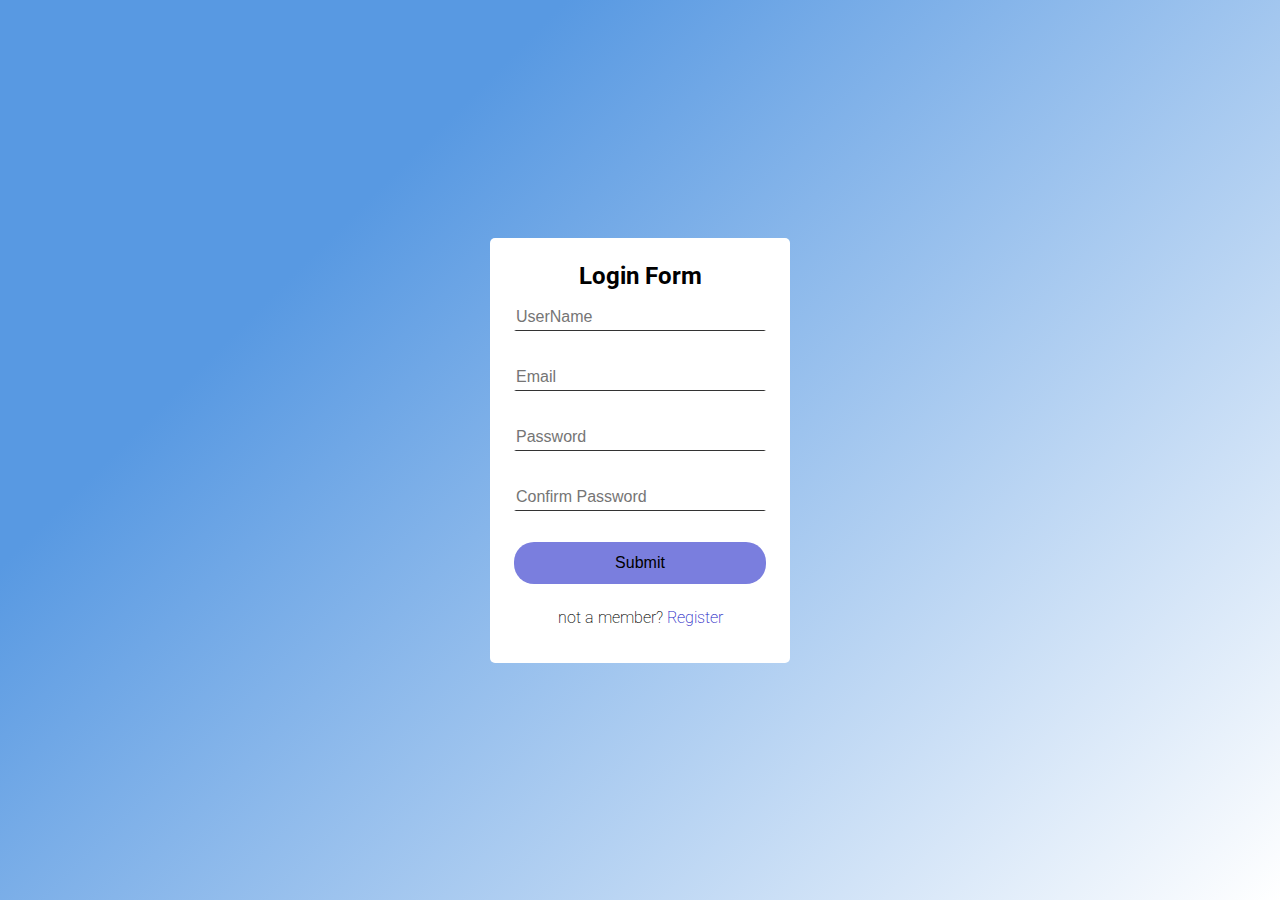
<file: index.html>
<!DOCTYPE html>
<html lang="en">
<head>
  <meta charset="UTF-8">
  <meta http-equiv="X-UA-Compatible" content="IE=edge">
  <meta name="viewport" content="width=device-width, initial-scale=1.0">
  <link rel="stylesheet" href="./style.css">
  <title>HTML JS CSS</title>
</head>
<body>
  <form action="./advert.html" id="login_form">
    <div class="container">
      <h2>Login Form</h2>
      <div class="containerInput">
        <input id="nameInput" type="text" placeholder="UserName">
        <small></small>
        <span></span>
      </div>
      <div class="containerInput">
        <input id="emailInput" type="text" placeholder="Email">
        <small></small>
        <span></span>
      </div>
      <div class="containerInput">
        <input id="passswordInput" type="password" placeholder="Password">
        <small></small>
        <span></span>
      </div>
      <div class="containerInput">
        <input id="confirmInput" type="password" placeholder="Confirm Password">
        <small></small>
        <span></span>
      </div>
      <input type="submit" class="login">
      <h3>not a member? <a href="">Register</a></h3>
    </div>
  </form>
  <script src="./javascript.js"></script>
</body>
</html>
</file>
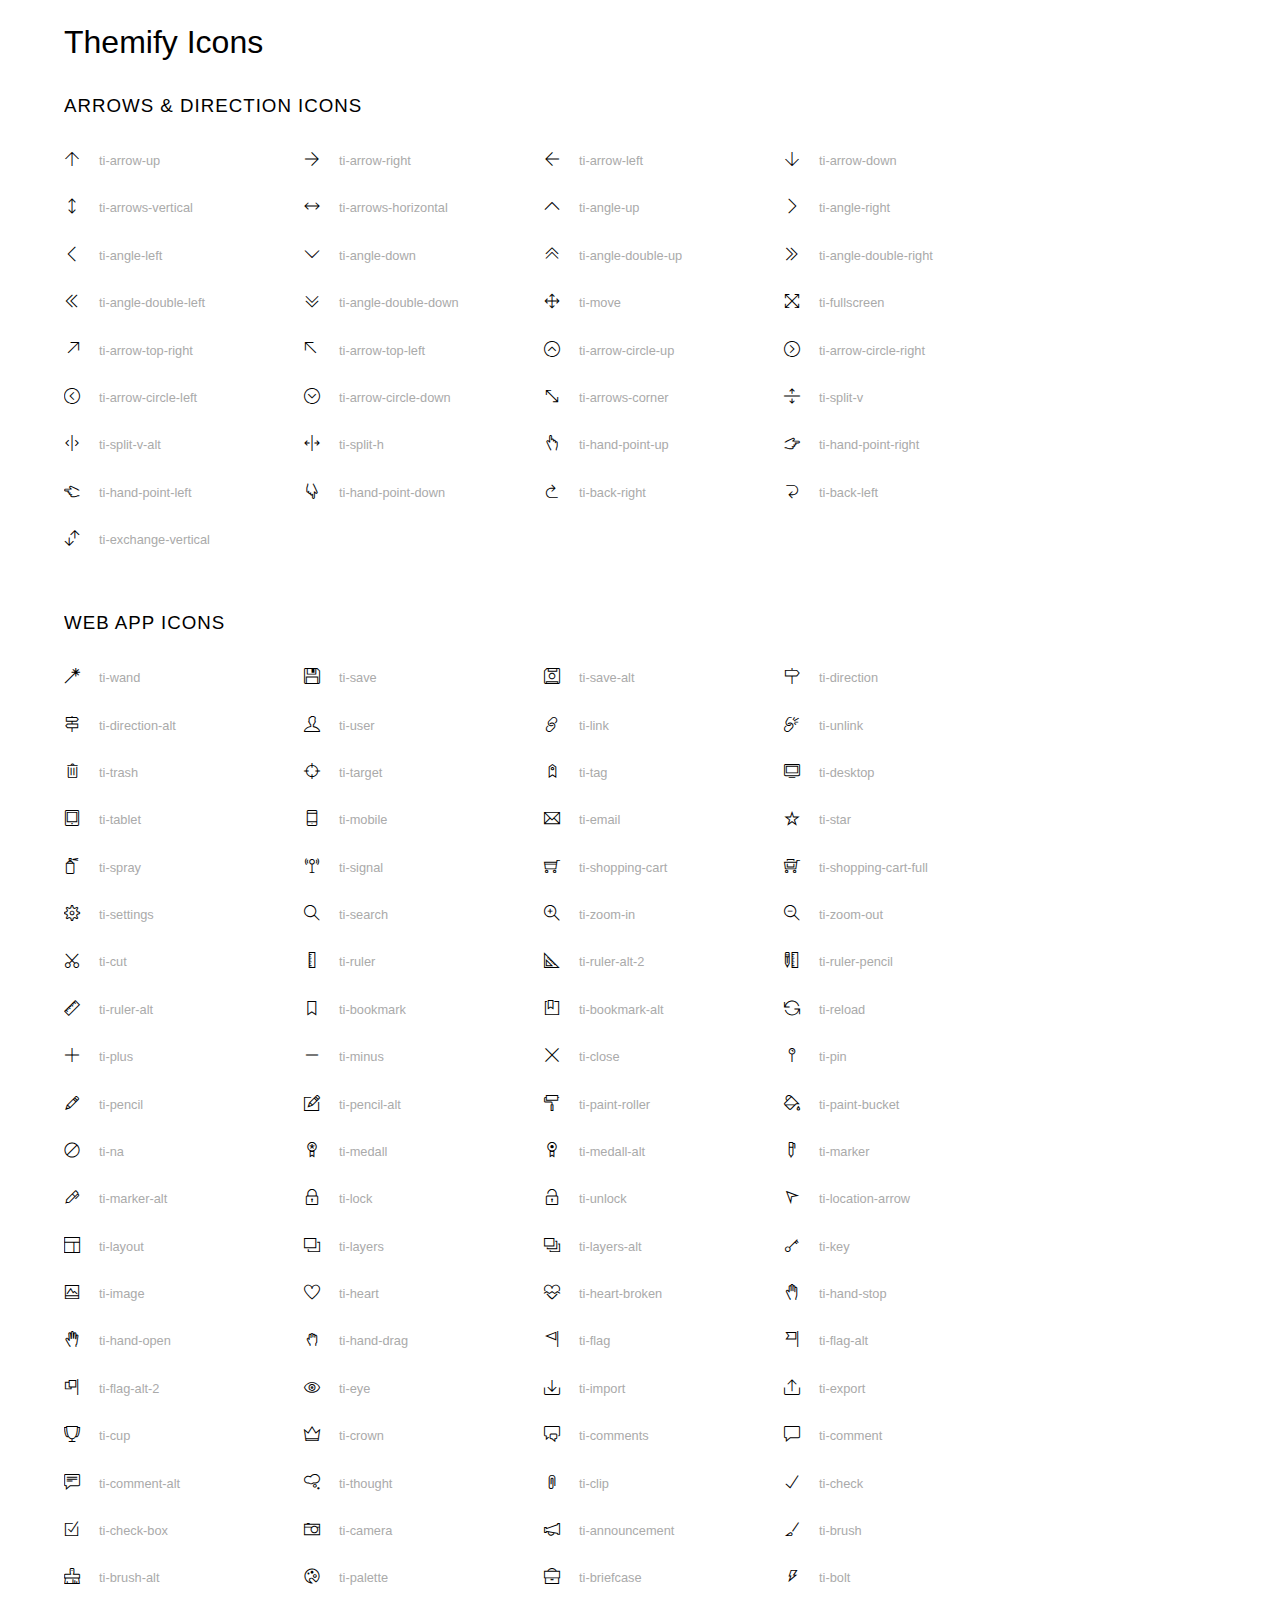
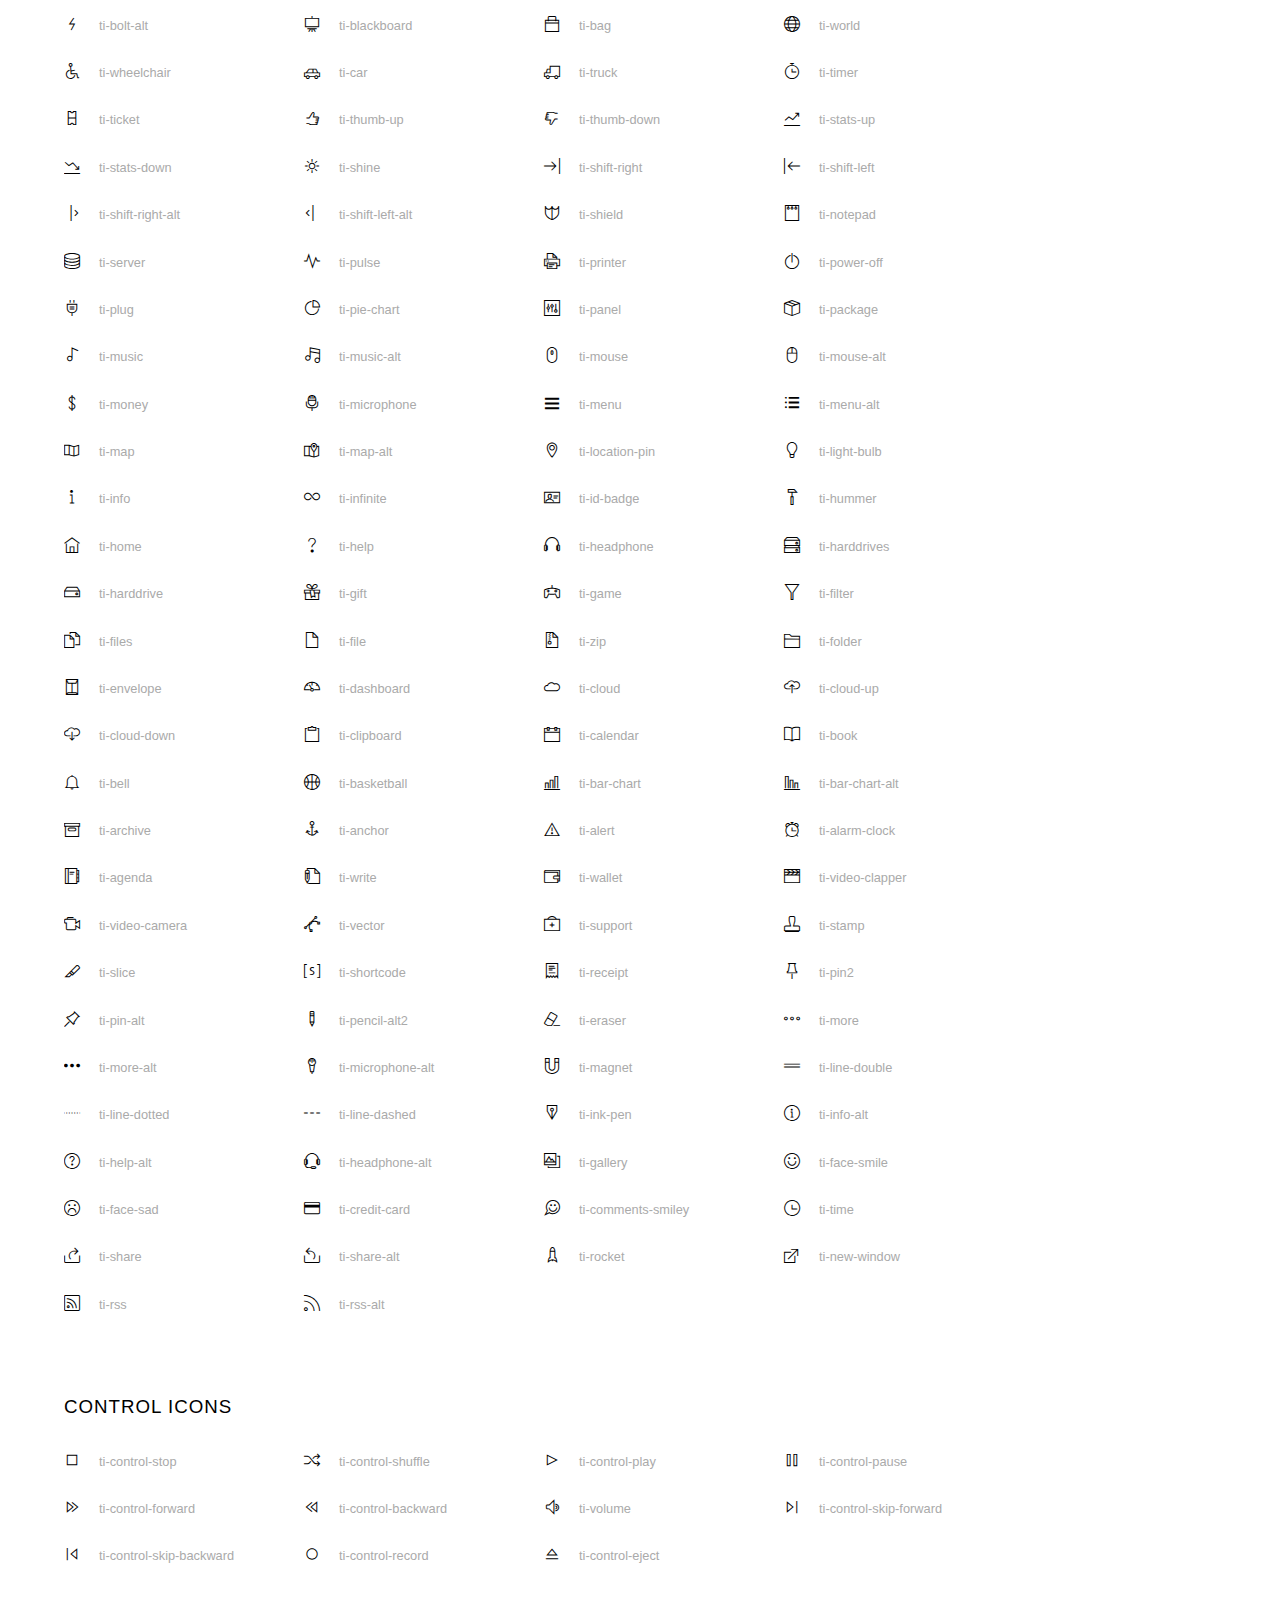
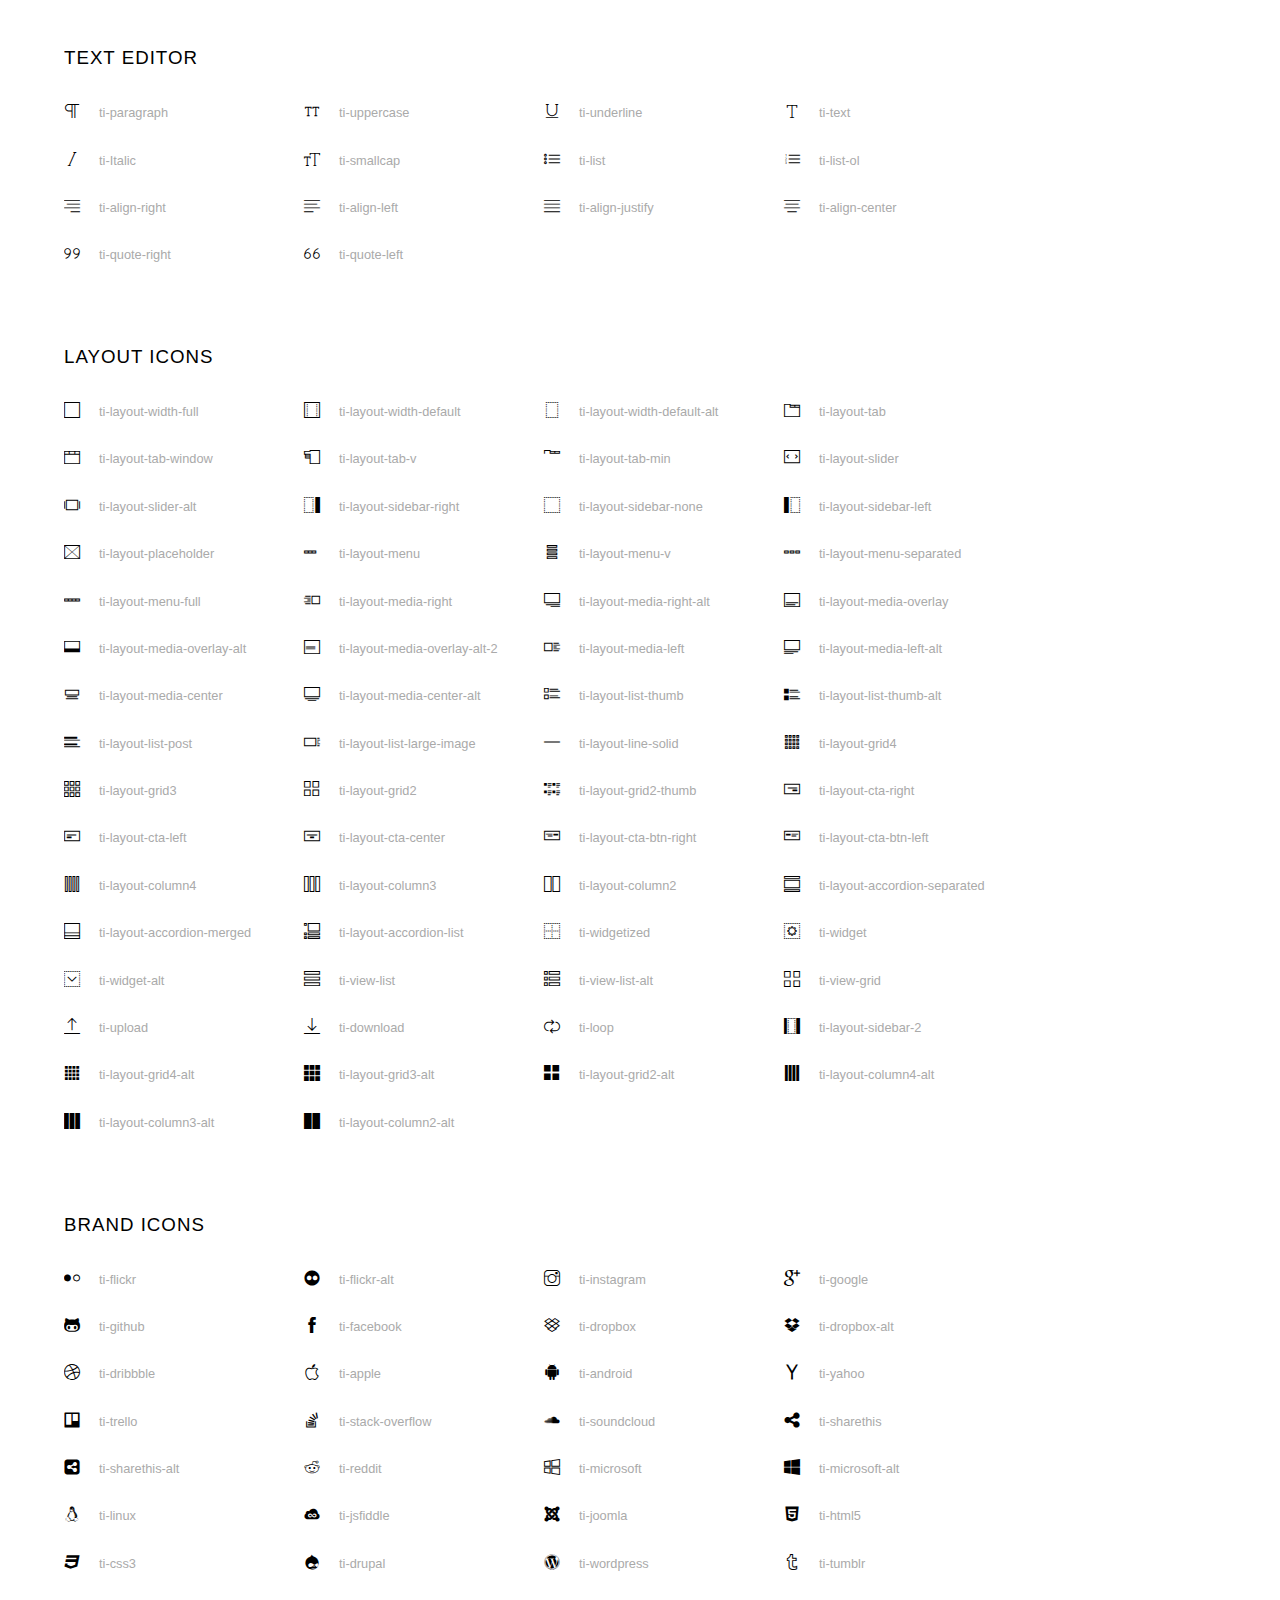
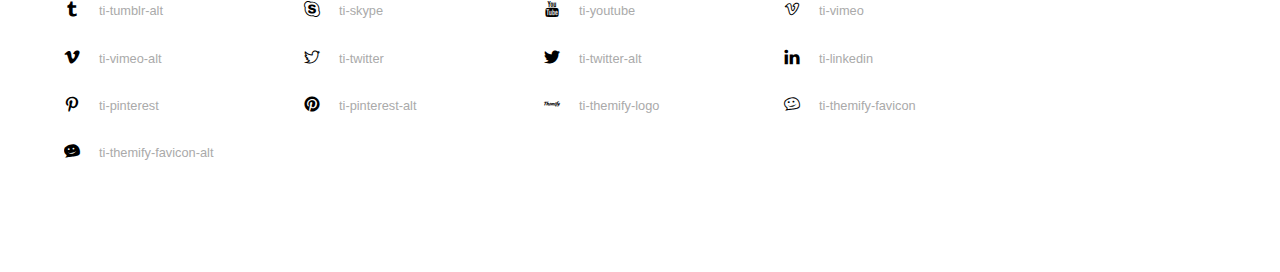
<file: themify-icons/index.html>
<!doctype html>
<html>
<head>
	<meta charset="utf-8">
	<title>Themify Icon Font</title>
	<meta name="viewport" content="width=device-width">
	<link rel="stylesheet" href="demo-files/demo.css">
	<link rel="stylesheet" href="themify-icons.css">
	<!--[if lt IE 8]><!-->
	<link rel="stylesheet" href="ie7/ie7.css">
	<!--<![endif]-->
</head>
<body>
	<h1>Themify Icons</h1>

	<div class="icon-section">

		<div class="icon-section">
			<h3>Arrows &amp; Direction Icons </h3>

			<div class="icon-container">
				<span class="ti-arrow-up"></span><span class="icon-name"> ti-arrow-up</span>
			</div>
			<div class="icon-container">
				<span class="ti-arrow-right"></span><span class="icon-name"> ti-arrow-right</span>
			</div>
			<div class="icon-container">
				<span class="ti-arrow-left"></span><span class="icon-name"> ti-arrow-left</span>
			</div>
			<div class="icon-container">
				<span class="ti-arrow-down"></span><span class="icon-name"> ti-arrow-down</span>
			</div>
			<div class="icon-container">
				<span class="ti-arrows-vertical"></span><span class="icon-name"> ti-arrows-vertical</span>
			</div>
			<div class="icon-container">
				<span class="ti-arrows-horizontal"></span><span class="icon-name"> ti-arrows-horizontal</span>
			</div>
			<div class="icon-container">
				<span class="ti-angle-up"></span><span class="icon-name"> ti-angle-up</span>
			</div>
			<div class="icon-container">
				<span class="ti-angle-right"></span><span class="icon-name"> ti-angle-right</span>
			</div>
			<div class="icon-container">
				<span class="ti-angle-left"></span><span class="icon-name"> ti-angle-left</span>
			</div>
			<div class="icon-container">
				<span class="ti-angle-down"></span><span class="icon-name"> ti-angle-down</span>
			</div>	
			<div class="icon-container">
				<span class="ti-angle-double-up"></span><span class="icon-name"> ti-angle-double-up</span>
			</div>
			<div class="icon-container">
				<span class="ti-angle-double-right"></span><span class="icon-name"> ti-angle-double-right</span>
			</div>
			<div class="icon-container">
				<span class="ti-angle-double-left"></span><span class="icon-name"> ti-angle-double-left</span>
			</div>
			<div class="icon-container">
				<span class="ti-angle-double-down"></span><span class="icon-name"> ti-angle-double-down</span>
			</div>					
			<div class="icon-container">
				<span class="ti-move"></span><span class="icon-name"> ti-move</span>
			</div>
			<div class="icon-container">
				<span class="ti-fullscreen"></span><span class="icon-name"> ti-fullscreen</span>
			</div>
			<div class="icon-container">
				<span class="ti-arrow-top-right"></span><span class="icon-name"> ti-arrow-top-right</span>
			</div>
			<div class="icon-container">
				<span class="ti-arrow-top-left"></span><span class="icon-name"> ti-arrow-top-left</span>
			</div>
			<div class="icon-container">
				<span class="ti-arrow-circle-up"></span><span class="icon-name"> ti-arrow-circle-up</span>
			</div>
			<div class="icon-container">
				<span class="ti-arrow-circle-right"></span><span class="icon-name"> ti-arrow-circle-right</span>
			</div>
			<div class="icon-container">
				<span class="ti-arrow-circle-left"></span><span class="icon-name"> ti-arrow-circle-left</span>
			</div>
			<div class="icon-container">
				<span class="ti-arrow-circle-down"></span><span class="icon-name"> ti-arrow-circle-down</span>
			</div>
			<div class="icon-container">
				<span class="ti-arrows-corner"></span><span class="icon-name"> ti-arrows-corner</span>
			</div>
			<div class="icon-container">
				<span class="ti-split-v"></span><span class="icon-name"> ti-split-v</span>
			</div>

			<div class="icon-container">
				<span class="ti-split-v-alt"></span><span class="icon-name"> ti-split-v-alt</span>
			</div>
			<div class="icon-container">
				<span class="ti-split-h"></span><span class="icon-name"> ti-split-h</span>
			</div>
			<div class="icon-container">
				<span class="ti-hand-point-up"></span><span class="icon-name"> ti-hand-point-up</span>
			</div>
			<div class="icon-container">
				<span class="ti-hand-point-right"></span><span class="icon-name"> ti-hand-point-right</span>
			</div>
			<div class="icon-container">
				<span class="ti-hand-point-left"></span><span class="icon-name"> ti-hand-point-left</span>
			</div>
			<div class="icon-container">
				<span class="ti-hand-point-down"></span><span class="icon-name"> ti-hand-point-down</span>
			</div>
			<div class="icon-container">
				<span class="ti-back-right"></span><span class="icon-name"> ti-back-right</span>
			</div>
			<div class="icon-container">
				<span class="ti-back-left"></span><span class="icon-name"> ti-back-left</span>
			</div>
			<div class="icon-container">
				<span class="ti-exchange-vertical"></span><span class="icon-name"> ti-exchange-vertical</span>
			</div>

		</div> <!-- Arrows Icons -->



		<h3>Web App Icons</h3>
		
		<div class="icon-section">

			<div class="icon-container">
				<span class="ti-wand"></span><span class="icon-name"> ti-wand</span>
			</div>
			<div class="icon-container">
				<span class="ti-save"></span><span class="icon-name"> ti-save</span>
			</div>
			<div class="icon-container">
				<span class="ti-save-alt"></span><span class="icon-name"> ti-save-alt</span>
			</div>

			<div class="icon-container">
				<span class="ti-direction"></span><span class="icon-name"> ti-direction</span>
			</div>
			<div class="icon-container">
				<span class="ti-direction-alt"></span><span class="icon-name"> ti-direction-alt</span>
			</div>
			<div class="icon-container">
				<span class="ti-user"></span><span class="icon-name"> ti-user</span>
			</div>
			<div class="icon-container">
				<span class="ti-link"></span><span class="icon-name"> ti-link</span>
			</div>
			<div class="icon-container">
				<span class="ti-unlink"></span><span class="icon-name"> ti-unlink</span>
			</div>
			<div class="icon-container">
				<span class="ti-trash"></span><span class="icon-name"> ti-trash</span>
			</div>
			<div class="icon-container">
				<span class="ti-target"></span><span class="icon-name"> ti-target</span>
			</div>
			<div class="icon-container">
				<span class="ti-tag"></span><span class="icon-name"> ti-tag</span>
			</div>
			<div class="icon-container">
				<span class="ti-desktop"></span><span class="icon-name"> ti-desktop</span>
			</div>
			<div class="icon-container">
				<span class="ti-tablet"></span><span class="icon-name"> ti-tablet</span>
			</div>
			<div class="icon-container">
				<span class="ti-mobile"></span><span class="icon-name"> ti-mobile</span>
			</div>
			<div class="icon-container">
				<span class="ti-email"></span><span class="icon-name"> ti-email</span>
			</div>	
			<div class="icon-container">
				<span class="ti-star"></span><span class="icon-name"> ti-star</span>
			</div>
			<div class="icon-container">
				<span class="ti-spray"></span><span class="icon-name"> ti-spray</span>
			</div>
			<div class="icon-container">
				<span class="ti-signal"></span><span class="icon-name"> ti-signal</span>
			</div>
			<div class="icon-container">
				<span class="ti-shopping-cart"></span><span class="icon-name"> ti-shopping-cart</span>
			</div>
			<div class="icon-container">
				<span class="ti-shopping-cart-full"></span><span class="icon-name"> ti-shopping-cart-full</span>
			</div>
			<div class="icon-container">
				<span class="ti-settings"></span><span class="icon-name"> ti-settings</span>
			</div>
			<div class="icon-container">
				<span class="ti-search"></span><span class="icon-name"> ti-search</span>
			</div>
			<div class="icon-container">
				<span class="ti-zoom-in"></span><span class="icon-name"> ti-zoom-in</span>
			</div>
			<div class="icon-container">
				<span class="ti-zoom-out"></span><span class="icon-name"> ti-zoom-out</span>
			</div>
			<div class="icon-container">
				<span class="ti-cut"></span><span class="icon-name"> ti-cut</span>
			</div>
			<div class="icon-container">
				<span class="ti-ruler"></span><span class="icon-name"> ti-ruler</span>
			</div>
			<div class="icon-container">
				<span class="ti-ruler-alt-2"></span><span class="icon-name"> ti-ruler-alt-2</span>
			</div>			
			<div class="icon-container">
				<span class="ti-ruler-pencil"></span><span class="icon-name"> ti-ruler-pencil</span>
			</div>
			<div class="icon-container">
				<span class="ti-ruler-alt"></span><span class="icon-name"> ti-ruler-alt</span>
			</div>
			<div class="icon-container">
				<span class="ti-bookmark"></span><span class="icon-name"> ti-bookmark</span>
			</div>
			<div class="icon-container">
				<span class="ti-bookmark-alt"></span><span class="icon-name"> ti-bookmark-alt</span>
			</div>
			<div class="icon-container">
				<span class="ti-reload"></span><span class="icon-name"> ti-reload</span>
			</div>
			<div class="icon-container">
				<span class="ti-plus"></span><span class="icon-name"> ti-plus</span>
			</div>
			<div class="icon-container">
				<span class="ti-minus"></span><span class="icon-name"> ti-minus</span>
			</div>
			<div class="icon-container">
				<span class="ti-close"></span><span class="icon-name"> ti-close</span>
			</div>			
			<div class="icon-container">
				<span class="ti-pin"></span><span class="icon-name"> ti-pin</span>
			</div>
			<div class="icon-container">
				<span class="ti-pencil"></span><span class="icon-name"> ti-pencil</span>
			</div>
					
		  	<div class="icon-container">
				<span class="ti-pencil-alt"></span><span class="icon-name"> ti-pencil-alt</span>
			</div>
			<div class="icon-container">
				<span class="ti-paint-roller"></span><span class="icon-name"> ti-paint-roller</span>
			</div>
			<div class="icon-container">
				<span class="ti-paint-bucket"></span><span class="icon-name"> ti-paint-bucket</span>
			</div>
			<div class="icon-container">
				<span class="ti-na"></span><span class="icon-name"> ti-na</span>
			</div>
			<div class="icon-container">
				<span class="ti-medall"></span><span class="icon-name"> ti-medall</span>
			</div>
			<div class="icon-container">
				<span class="ti-medall-alt"></span><span class="icon-name"> ti-medall-alt</span>
			</div>
			<div class="icon-container">
				<span class="ti-marker"></span><span class="icon-name"> ti-marker</span>
			</div>
			<div class="icon-container">
				<span class="ti-marker-alt"></span><span class="icon-name"> ti-marker-alt</span>
			</div>

			<div class="icon-container">
				<span class="ti-lock"></span><span class="icon-name"> ti-lock</span>
			</div>
			<div class="icon-container">
				<span class="ti-unlock"></span><span class="icon-name"> ti-unlock</span>
			</div>
			<div class="icon-container">
				<span class="ti-location-arrow"></span><span class="icon-name"> ti-location-arrow</span>
			</div>
			<div class="icon-container">
				<span class="ti-layout"></span><span class="icon-name"> ti-layout</span>
			</div>
			<div class="icon-container">
				<span class="ti-layers"></span><span class="icon-name"> ti-layers</span>
			</div>
			<div class="icon-container">
				<span class="ti-layers-alt"></span><span class="icon-name"> ti-layers-alt</span>
			</div>
			<div class="icon-container">
				<span class="ti-key"></span><span class="icon-name"> ti-key</span>
			</div>
			<div class="icon-container">
				<span class="ti-image"></span><span class="icon-name"> ti-image</span>
			</div>
			<div class="icon-container">
				<span class="ti-heart"></span><span class="icon-name"> ti-heart</span>
			</div>
			<div class="icon-container">
				<span class="ti-heart-broken"></span><span class="icon-name"> ti-heart-broken</span>
			</div>
			<div class="icon-container">
				<span class="ti-hand-stop"></span><span class="icon-name"> ti-hand-stop</span>
			</div>
			<div class="icon-container">
				<span class="ti-hand-open"></span><span class="icon-name"> ti-hand-open</span>
			</div>
			<div class="icon-container">
				<span class="ti-hand-drag"></span><span class="icon-name"> ti-hand-drag</span>
			</div>
			<div class="icon-container">
				<span class="ti-flag"></span><span class="icon-name"> ti-flag</span>
			</div>
			<div class="icon-container">
				<span class="ti-flag-alt"></span><span class="icon-name"> ti-flag-alt</span>
			</div>
			<div class="icon-container">
				<span class="ti-flag-alt-2"></span><span class="icon-name"> ti-flag-alt-2</span>
			</div>
			<div class="icon-container">
				<span class="ti-eye"></span><span class="icon-name"> ti-eye</span>
			</div>
			<div class="icon-container">
				<span class="ti-import"></span><span class="icon-name"> ti-import</span>
			</div>			
			<div class="icon-container">
				<span class="ti-export"></span><span class="icon-name"> ti-export</span>
			</div>
			<div class="icon-container">
				<span class="ti-cup"></span><span class="icon-name"> ti-cup</span>
			</div>
			<div class="icon-container">
				<span class="ti-crown"></span><span class="icon-name"> ti-crown</span>
			</div>
			<div class="icon-container">
				<span class="ti-comments"></span><span class="icon-name"> ti-comments</span>
			</div>
			<div class="icon-container">
				<span class="ti-comment"></span><span class="icon-name"> ti-comment</span>
			</div>
			<div class="icon-container">
				<span class="ti-comment-alt"></span><span class="icon-name"> ti-comment-alt</span>
			</div>
			<div class="icon-container">
				<span class="ti-thought"></span><span class="icon-name"> ti-thought</span>
			</div>			
			<div class="icon-container">
				<span class="ti-clip"></span><span class="icon-name"> ti-clip</span>
			</div>

			<div class="icon-container">
				<span class="ti-check"></span><span class="icon-name"> ti-check</span>
			</div>
			<div class="icon-container">
				<span class="ti-check-box"></span><span class="icon-name"> ti-check-box</span>
			</div>
			<div class="icon-container">
				<span class="ti-camera"></span><span class="icon-name"> ti-camera</span>
			</div>
			<div class="icon-container">
				<span class="ti-announcement"></span><span class="icon-name"> ti-announcement</span>
			</div>
			<div class="icon-container">
				<span class="ti-brush"></span><span class="icon-name"> ti-brush</span>
			</div>
			<div class="icon-container">
				<span class="ti-brush-alt"></span><span class="icon-name"> ti-brush-alt</span>
			</div>
			<div class="icon-container">
				<span class="ti-palette"></span><span class="icon-name"> ti-palette</span>
			</div>			
			<div class="icon-container">
				<span class="ti-briefcase"></span><span class="icon-name"> ti-briefcase</span>
			</div>
			<div class="icon-container">
				<span class="ti-bolt"></span><span class="icon-name"> ti-bolt</span>
			</div>
			<div class="icon-container">
				<span class="ti-bolt-alt"></span><span class="icon-name"> ti-bolt-alt</span>
			</div>
			<div class="icon-container">
				<span class="ti-blackboard"></span><span class="icon-name"> ti-blackboard</span>
			</div>
			<div class="icon-container">
				<span class="ti-bag"></span><span class="icon-name"> ti-bag</span>
			</div>
			<div class="icon-container">
				<span class="ti-world"></span><span class="icon-name"> ti-world</span>
			</div>
			<div class="icon-container">
				<span class="ti-wheelchair"></span><span class="icon-name"> ti-wheelchair</span>
			</div>
			<div class="icon-container">
				<span class="ti-car"></span><span class="icon-name"> ti-car</span>
			</div>
			<div class="icon-container">
				<span class="ti-truck"></span><span class="icon-name"> ti-truck</span>
			</div>
			<div class="icon-container">
				<span class="ti-timer"></span><span class="icon-name"> ti-timer</span>
			</div>
			<div class="icon-container">
				<span class="ti-ticket"></span><span class="icon-name"> ti-ticket</span>
			</div>
			<div class="icon-container">
				<span class="ti-thumb-up"></span><span class="icon-name"> ti-thumb-up</span>
			</div>
			<div class="icon-container">
				<span class="ti-thumb-down"></span><span class="icon-name"> ti-thumb-down</span>
			</div>

			<div class="icon-container">
				<span class="ti-stats-up"></span><span class="icon-name"> ti-stats-up</span>
			</div>
			<div class="icon-container">
				<span class="ti-stats-down"></span><span class="icon-name"> ti-stats-down</span>
			</div>
			<div class="icon-container">
				<span class="ti-shine"></span><span class="icon-name"> ti-shine</span>
			</div>
			<div class="icon-container">
				<span class="ti-shift-right"></span><span class="icon-name"> ti-shift-right</span>
			</div>
			<div class="icon-container">
				<span class="ti-shift-left"></span><span class="icon-name"> ti-shift-left</span>
			</div>

			<div class="icon-container">
				<span class="ti-shift-right-alt"></span><span class="icon-name"> ti-shift-right-alt</span>
			</div>
			<div class="icon-container">
				<span class="ti-shift-left-alt"></span><span class="icon-name"> ti-shift-left-alt</span>
			</div>
			<div class="icon-container">
				<span class="ti-shield"></span><span class="icon-name"> ti-shield</span>
			</div>
			<div class="icon-container">
				<span class="ti-notepad"></span><span class="icon-name"> ti-notepad</span>
			</div>
			<div class="icon-container">
				<span class="ti-server"></span><span class="icon-name"> ti-server</span>
			</div>

			<div class="icon-container">
				<span class="ti-pulse"></span><span class="icon-name"> ti-pulse</span>
			</div>
			<div class="icon-container">
				<span class="ti-printer"></span><span class="icon-name"> ti-printer</span>
			</div>
			<div class="icon-container">
				<span class="ti-power-off"></span><span class="icon-name"> ti-power-off</span>
			</div>
			<div class="icon-container">
				<span class="ti-plug"></span><span class="icon-name"> ti-plug</span>
			</div>
			<div class="icon-container">
				<span class="ti-pie-chart"></span><span class="icon-name"> ti-pie-chart</span>
			</div>

			<div class="icon-container">
				<span class="ti-panel"></span><span class="icon-name"> ti-panel</span>
			</div>
			<div class="icon-container">
				<span class="ti-package"></span><span class="icon-name"> ti-package</span>
			</div>
			<div class="icon-container">
				<span class="ti-music"></span><span class="icon-name"> ti-music</span>
			</div>
			<div class="icon-container">
				<span class="ti-music-alt"></span><span class="icon-name"> ti-music-alt</span>
			</div>
			<div class="icon-container">
				<span class="ti-mouse"></span><span class="icon-name"> ti-mouse</span>
			</div>
			<div class="icon-container">
				<span class="ti-mouse-alt"></span><span class="icon-name"> ti-mouse-alt</span>
			</div>
			<div class="icon-container">
				<span class="ti-money"></span><span class="icon-name"> ti-money</span>
			</div>
			<div class="icon-container">
				<span class="ti-microphone"></span><span class="icon-name"> ti-microphone</span>
			</div>
			<div class="icon-container">
				<span class="ti-menu"></span><span class="icon-name"> ti-menu</span>
			</div>
			<div class="icon-container">
				<span class="ti-menu-alt"></span><span class="icon-name"> ti-menu-alt</span>
			</div>
			<div class="icon-container">
				<span class="ti-map"></span><span class="icon-name"> ti-map</span>
			</div>
			<div class="icon-container">
				<span class="ti-map-alt"></span><span class="icon-name"> ti-map-alt</span>
			</div>

			<div class="icon-container">
				<span class="ti-location-pin"></span><span class="icon-name"> ti-location-pin</span>
			</div>

			<div class="icon-container">
				<span class="ti-light-bulb"></span><span class="icon-name"> ti-light-bulb</span>
			</div>
			<div class="icon-container">
				<span class="ti-info"></span><span class="icon-name"> ti-info</span>
			</div>
			<div class="icon-container">
				<span class="ti-infinite"></span><span class="icon-name"> ti-infinite</span>
			</div>
			<div class="icon-container">
				<span class="ti-id-badge"></span><span class="icon-name"> ti-id-badge</span>
			</div>
			<div class="icon-container">
				<span class="ti-hummer"></span><span class="icon-name"> ti-hummer</span>
			</div>
			<div class="icon-container">
				<span class="ti-home"></span><span class="icon-name"> ti-home</span>
			</div>
			<div class="icon-container">
				<span class="ti-help"></span><span class="icon-name"> ti-help</span>
			</div>
			<div class="icon-container">
				<span class="ti-headphone"></span><span class="icon-name"> ti-headphone</span>
			</div>
			<div class="icon-container">
				<span class="ti-harddrives"></span><span class="icon-name"> ti-harddrives</span>
			</div>
			<div class="icon-container">
				<span class="ti-harddrive"></span><span class="icon-name"> ti-harddrive</span>
			</div>
			<div class="icon-container">
				<span class="ti-gift"></span><span class="icon-name"> ti-gift</span>
			</div>
			<div class="icon-container">
				<span class="ti-game"></span><span class="icon-name"> ti-game</span>
			</div>
			<div class="icon-container">
				<span class="ti-filter"></span><span class="icon-name"> ti-filter</span>
			</div>
			<div class="icon-container">
				<span class="ti-files"></span><span class="icon-name"> ti-files</span>
			</div>
			<div class="icon-container">
				<span class="ti-file"></span><span class="icon-name"> ti-file</span>
			</div>
			<div class="icon-container">
				<span class="ti-zip"></span><span class="icon-name"> ti-zip</span>
			</div>
			<div class="icon-container">
				<span class="ti-folder"></span><span class="icon-name"> ti-folder</span>
			</div>			
			<div class="icon-container">
				<span class="ti-envelope"></span><span class="icon-name"> ti-envelope</span>
			</div>


			<div class="icon-container">
				<span class="ti-dashboard"></span><span class="icon-name"> ti-dashboard</span>
			</div>
			<div class="icon-container">
				<span class="ti-cloud"></span><span class="icon-name"> ti-cloud</span>
			</div>
			<div class="icon-container">
				<span class="ti-cloud-up"></span><span class="icon-name"> ti-cloud-up</span>
			</div>
			<div class="icon-container">
				<span class="ti-cloud-down"></span><span class="icon-name"> ti-cloud-down</span>
			</div>
			<div class="icon-container">
				<span class="ti-clipboard"></span><span class="icon-name"> ti-clipboard</span>
			</div>
			<div class="icon-container">
				<span class="ti-calendar"></span><span class="icon-name"> ti-calendar</span>
			</div>
			<div class="icon-container">
				<span class="ti-book"></span><span class="icon-name"> ti-book</span>
			</div>
			<div class="icon-container">
				<span class="ti-bell"></span><span class="icon-name"> ti-bell</span>
			</div>
			<div class="icon-container">
				<span class="ti-basketball"></span><span class="icon-name"> ti-basketball</span>
			</div>
			<div class="icon-container">
				<span class="ti-bar-chart"></span><span class="icon-name"> ti-bar-chart</span>
			</div>
			<div class="icon-container">
				<span class="ti-bar-chart-alt"></span><span class="icon-name"> ti-bar-chart-alt</span>
			</div>


			<div class="icon-container">
				<span class="ti-archive"></span><span class="icon-name"> ti-archive</span>
			</div>
			<div class="icon-container">
				<span class="ti-anchor"></span><span class="icon-name"> ti-anchor</span>
			</div>

			<div class="icon-container">
				<span class="ti-alert"></span><span class="icon-name"> ti-alert</span>
			</div>
			<div class="icon-container">
				<span class="ti-alarm-clock"></span><span class="icon-name"> ti-alarm-clock</span>
			</div>
			<div class="icon-container">
				<span class="ti-agenda"></span><span class="icon-name"> ti-agenda</span>
			</div>
			<div class="icon-container">
				<span class="ti-write"></span><span class="icon-name"> ti-write</span>
			</div>

			<div class="icon-container">
				<span class="ti-wallet"></span><span class="icon-name"> ti-wallet</span>
			</div>
			<div class="icon-container">
				<span class="ti-video-clapper"></span><span class="icon-name"> ti-video-clapper</span>
			</div>
			<div class="icon-container">
				<span class="ti-video-camera"></span><span class="icon-name"> ti-video-camera</span>
			</div>
			<div class="icon-container">
				<span class="ti-vector"></span><span class="icon-name"> ti-vector</span>
			</div>

			<div class="icon-container">
				<span class="ti-support"></span><span class="icon-name"> ti-support</span>
			</div>
			<div class="icon-container">
				<span class="ti-stamp"></span><span class="icon-name"> ti-stamp</span>
			</div>
			<div class="icon-container">
				<span class="ti-slice"></span><span class="icon-name"> ti-slice</span>
			</div>
			<div class="icon-container">
				<span class="ti-shortcode"></span><span class="icon-name"> ti-shortcode</span>
			</div>
			<div class="icon-container">
				<span class="ti-receipt"></span><span class="icon-name"> ti-receipt</span>
			</div>
			<div class="icon-container">
				<span class="ti-pin2"></span><span class="icon-name"> ti-pin2</span>
			</div>
			<div class="icon-container">
				<span class="ti-pin-alt"></span><span class="icon-name"> ti-pin-alt</span>
			</div>
			<div class="icon-container">
				<span class="ti-pencil-alt2"></span><span class="icon-name"> ti-pencil-alt2</span>
			</div>
			<div class="icon-container">
				<span class="ti-eraser"></span><span class="icon-name"> ti-eraser</span>
			</div>			
			<div class="icon-container">
				<span class="ti-more"></span><span class="icon-name"> ti-more</span>
			</div>
			<div class="icon-container">
				<span class="ti-more-alt"></span><span class="icon-name"> ti-more-alt</span>
			</div>
			<div class="icon-container">
				<span class="ti-microphone-alt"></span><span class="icon-name"> ti-microphone-alt</span>
			</div>
			<div class="icon-container">
				<span class="ti-magnet"></span><span class="icon-name"> ti-magnet</span>
			</div>
			<div class="icon-container">
				<span class="ti-line-double"></span><span class="icon-name"> ti-line-double</span>
			</div>
			<div class="icon-container">
				<span class="ti-line-dotted"></span><span class="icon-name"> ti-line-dotted</span>
			</div>
			<div class="icon-container">
				<span class="ti-line-dashed"></span><span class="icon-name"> ti-line-dashed</span>
			</div>

			<div class="icon-container">
				<span class="ti-ink-pen"></span><span class="icon-name"> ti-ink-pen</span>
			</div>
			<div class="icon-container">
				<span class="ti-info-alt"></span><span class="icon-name"> ti-info-alt</span>
			</div>
			<div class="icon-container">
				<span class="ti-help-alt"></span><span class="icon-name"> ti-help-alt</span>
			</div>
			<div class="icon-container">
				<span class="ti-headphone-alt"></span><span class="icon-name"> ti-headphone-alt</span>
			</div>

			<div class="icon-container">
				<span class="ti-gallery"></span><span class="icon-name"> ti-gallery</span>
			</div>
			<div class="icon-container">
				<span class="ti-face-smile"></span><span class="icon-name"> ti-face-smile</span>
			</div>
			<div class="icon-container">
				<span class="ti-face-sad"></span><span class="icon-name"> ti-face-sad</span>
			</div>
			<div class="icon-container">
				<span class="ti-credit-card"></span><span class="icon-name"> ti-credit-card</span>
			</div>
			<div class="icon-container">
				<span class="ti-comments-smiley"></span><span class="icon-name"> ti-comments-smiley</span>
			</div>
			<div class="icon-container">
				<span class="ti-time"></span><span class="icon-name"> ti-time</span>
			</div>
			<div class="icon-container">
				<span class="ti-share"></span><span class="icon-name"> ti-share</span>
			</div>
			<div class="icon-container">
				<span class="ti-share-alt"></span><span class="icon-name"> ti-share-alt</span>
			</div>
			<div class="icon-container">
				<span class="ti-rocket"></span><span class="icon-name"> ti-rocket</span>
			</div>

			<div class="icon-container">
				<span class="ti-new-window"></span><span class="icon-name"> ti-new-window</span>
			</div>

			<div class="icon-container">
				<span class="ti-rss"></span><span class="icon-name"> ti-rss</span>
			</div>

			<div class="icon-container">
				<span class="ti-rss-alt"></span><span class="icon-name"> ti-rss-alt</span>
			</div>
			
		</div><!-- Web App Icons -->


		<div class="icon-section">
			<h3>Control Icons</h3>
			<div class="icon-container">
				<span class="ti-control-stop"></span><span class="icon-name"> ti-control-stop</span>
			</div>
			<div class="icon-container">
				<span class="ti-control-shuffle"></span><span class="icon-name"> ti-control-shuffle</span>
			</div>
			<div class="icon-container">
				<span class="ti-control-play"></span><span class="icon-name"> ti-control-play</span>
			</div>
			<div class="icon-container">
				<span class="ti-control-pause"></span><span class="icon-name"> ti-control-pause</span>
			</div>
			<div class="icon-container">
				<span class="ti-control-forward"></span><span class="icon-name"> ti-control-forward</span>
			</div>
			<div class="icon-container">
				<span class="ti-control-backward"></span><span class="icon-name"> ti-control-backward</span>
			</div>	
			<div class="icon-container">
				<span class="ti-volume"></span><span class="icon-name"> ti-volume</span>
			</div>
			<div class="icon-container">
				<span class="ti-control-skip-forward"></span><span class="icon-name"> ti-control-skip-forward</span>
			</div>
			<div class="icon-container">
				<span class="ti-control-skip-backward"></span><span class="icon-name"> ti-control-skip-backward</span>
			</div>
			<div class="icon-container">
				<span class="ti-control-record"></span><span class="icon-name"> ti-control-record</span>
			</div>
			<div class="icon-container">
				<span class="ti-control-eject"></span><span class="icon-name"> ti-control-eject</span>
			</div>			
		</div> <!-- Control Icons -->


		<div class="icon-section">
			<h3>Text Editor</h3>

			<div class="icon-container">
				<span class="ti-paragraph"></span><span class="icon-name"> ti-paragraph</span>
			</div>
			<div class="icon-container">
				<span class="ti-uppercase"></span><span class="icon-name"> ti-uppercase</span>
			</div>

			<div class="icon-container">
				<span class="ti-underline"></span><span class="icon-name"> ti-underline</span>
			</div>
			<div class="icon-container">
				<span class="ti-text"></span><span class="icon-name"> ti-text</span>
			</div>
			<div class="icon-container">
				<span class="ti-Italic"></span><span class="icon-name"> ti-Italic</span>
			</div>
			<div class="icon-container">
				<span class="ti-smallcap"></span><span class="icon-name"> ti-smallcap</span>
			</div>
			<div class="icon-container">
				<span class="ti-list"></span><span class="icon-name"> ti-list</span>
			</div>
			<div class="icon-container">
				<span class="ti-list-ol"></span><span class="icon-name"> ti-list-ol</span>
			</div>
			<div class="icon-container">
				<span class="ti-align-right"></span><span class="icon-name"> ti-align-right</span>
			</div>
			<div class="icon-container">
				<span class="ti-align-left"></span><span class="icon-name"> ti-align-left</span>
			</div>
			<div class="icon-container">
				<span class="ti-align-justify"></span><span class="icon-name"> ti-align-justify</span>
			</div>
			<div class="icon-container">
				<span class="ti-align-center"></span><span class="icon-name"> ti-align-center</span>
			</div>
			<div class="icon-container">
				<span class="ti-quote-right"></span><span class="icon-name"> ti-quote-right</span>
			</div>
			<div class="icon-container">
				<span class="ti-quote-left"></span><span class="icon-name"> ti-quote-left</span>
			</div>

		</div> <!-- Text Editor -->



		<div class="icon-section">
			<h3>Layout Icons</h3>
			<div class="icon-container">
				<span class="ti-layout-width-full"></span><span class="icon-name"> ti-layout-width-full</span>
			</div>
			<div class="icon-container">
				<span class="ti-layout-width-default"></span><span class="icon-name"> ti-layout-width-default</span>
			</div>
			<div class="icon-container">
				<span class="ti-layout-width-default-alt"></span><span class="icon-name"> ti-layout-width-default-alt</span>
			</div>
			<div class="icon-container">
				<span class="ti-layout-tab"></span><span class="icon-name"> ti-layout-tab</span>
			</div>
			<div class="icon-container">
				<span class="ti-layout-tab-window"></span><span class="icon-name"> ti-layout-tab-window</span>
			</div>
			<div class="icon-container">
				<span class="ti-layout-tab-v"></span><span class="icon-name"> ti-layout-tab-v</span>
			</div>
			<div class="icon-container">
				<span class="ti-layout-tab-min"></span><span class="icon-name"> ti-layout-tab-min</span>
			</div>
			<div class="icon-container">
				<span class="ti-layout-slider"></span><span class="icon-name"> ti-layout-slider</span>
			</div>
			<div class="icon-container">
				<span class="ti-layout-slider-alt"></span><span class="icon-name"> ti-layout-slider-alt</span>
			</div>
			<div class="icon-container">
				<span class="ti-layout-sidebar-right"></span><span class="icon-name"> ti-layout-sidebar-right</span>
			</div>
			<div class="icon-container">
				<span class="ti-layout-sidebar-none"></span><span class="icon-name"> ti-layout-sidebar-none</span>
			</div>
			<div class="icon-container">
				<span class="ti-layout-sidebar-left"></span><span class="icon-name"> ti-layout-sidebar-left</span>
			</div>
			<div class="icon-container">
				<span class="ti-layout-placeholder"></span><span class="icon-name"> ti-layout-placeholder</span>
			</div>
			<div class="icon-container">
				<span class="ti-layout-menu"></span><span class="icon-name"> ti-layout-menu</span>
			</div>
			<div class="icon-container">
				<span class="ti-layout-menu-v"></span><span class="icon-name"> ti-layout-menu-v</span>
			</div>
			<div class="icon-container">
				<span class="ti-layout-menu-separated"></span><span class="icon-name"> ti-layout-menu-separated</span>
			</div>
			<div class="icon-container">
				<span class="ti-layout-menu-full"></span><span class="icon-name"> ti-layout-menu-full</span>
			</div>
			<div class="icon-container">
				<span class="ti-layout-media-right"></span><span class="icon-name"> ti-layout-media-right</span>
			</div>
			<div class="icon-container">
				<span class="ti-layout-media-right-alt"></span><span class="icon-name"> ti-layout-media-right-alt</span>
			</div>
			<div class="icon-container">
				<span class="ti-layout-media-overlay"></span><span class="icon-name"> ti-layout-media-overlay</span>
			</div>
			<div class="icon-container">
				<span class="ti-layout-media-overlay-alt"></span><span class="icon-name"> ti-layout-media-overlay-alt</span>
			</div>
			<div class="icon-container">
				<span class="ti-layout-media-overlay-alt-2"></span><span class="icon-name"> ti-layout-media-overlay-alt-2</span>
			</div>
			<div class="icon-container">
				<span class="ti-layout-media-left"></span><span class="icon-name"> ti-layout-media-left</span>
			</div>
			<div class="icon-container">
				<span class="ti-layout-media-left-alt"></span><span class="icon-name"> ti-layout-media-left-alt</span>
			</div>
			<div class="icon-container">
				<span class="ti-layout-media-center"></span><span class="icon-name"> ti-layout-media-center</span>
			</div>
			<div class="icon-container">
				<span class="ti-layout-media-center-alt"></span><span class="icon-name"> ti-layout-media-center-alt</span>
			</div>
			<div class="icon-container">
				<span class="ti-layout-list-thumb"></span><span class="icon-name"> ti-layout-list-thumb</span>
			</div>
			<div class="icon-container">
				<span class="ti-layout-list-thumb-alt"></span><span class="icon-name"> ti-layout-list-thumb-alt</span>
			</div>
			<div class="icon-container">
				<span class="ti-layout-list-post"></span><span class="icon-name"> ti-layout-list-post</span>
			</div>
			<div class="icon-container">
				<span class="ti-layout-list-large-image"></span><span class="icon-name"> ti-layout-list-large-image</span>
			</div>
			<div class="icon-container">
				<span class="ti-layout-line-solid"></span><span class="icon-name"> ti-layout-line-solid</span>
			</div>
			<div class="icon-container">
				<span class="ti-layout-grid4"></span><span class="icon-name"> ti-layout-grid4</span>
			</div>
			<div class="icon-container">
				<span class="ti-layout-grid3"></span><span class="icon-name"> ti-layout-grid3</span>
			</div>
			<div class="icon-container">
				<span class="ti-layout-grid2"></span><span class="icon-name"> ti-layout-grid2</span>
			</div>
			<div class="icon-container">
				<span class="ti-layout-grid2-thumb"></span><span class="icon-name"> ti-layout-grid2-thumb</span>
			</div>
			<div class="icon-container">
				<span class="ti-layout-cta-right"></span><span class="icon-name"> ti-layout-cta-right</span>
			</div>
			<div class="icon-container">
				<span class="ti-layout-cta-left"></span><span class="icon-name"> ti-layout-cta-left</span>
			</div>
			<div class="icon-container">
				<span class="ti-layout-cta-center"></span><span class="icon-name"> ti-layout-cta-center</span>
			</div>
			<div class="icon-container">
				<span class="ti-layout-cta-btn-right"></span><span class="icon-name"> ti-layout-cta-btn-right</span>
			</div>
			<div class="icon-container">
				<span class="ti-layout-cta-btn-left"></span><span class="icon-name"> ti-layout-cta-btn-left</span>
			</div>
			<div class="icon-container">
				<span class="ti-layout-column4"></span><span class="icon-name"> ti-layout-column4</span>
			</div>
			<div class="icon-container">
				<span class="ti-layout-column3"></span><span class="icon-name"> ti-layout-column3</span>
			</div>
			<div class="icon-container">
				<span class="ti-layout-column2"></span><span class="icon-name"> ti-layout-column2</span>
			</div>
			<div class="icon-container">
				<span class="ti-layout-accordion-separated"></span><span class="icon-name"> ti-layout-accordion-separated</span>
			</div>
			<div class="icon-container">
				<span class="ti-layout-accordion-merged"></span><span class="icon-name"> ti-layout-accordion-merged</span>
			</div>
			<div class="icon-container">
				<span class="ti-layout-accordion-list"></span><span class="icon-name"> ti-layout-accordion-list</span>
			</div>
			<div class="icon-container">
				<span class="ti-widgetized"></span><span class="icon-name"> ti-widgetized</span>
			</div>
			<div class="icon-container">
				<span class="ti-widget"></span><span class="icon-name"> ti-widget</span>
			</div>
			<div class="icon-container">
				<span class="ti-widget-alt"></span><span class="icon-name"> ti-widget-alt</span>
			</div>
			<div class="icon-container">
				<span class="ti-view-list"></span><span class="icon-name"> ti-view-list</span>
			</div>
			<div class="icon-container">
				<span class="ti-view-list-alt"></span><span class="icon-name"> ti-view-list-alt</span>
			</div>
			<div class="icon-container">
				<span class="ti-view-grid"></span><span class="icon-name"> ti-view-grid</span>
			</div>
			<div class="icon-container">
				<span class="ti-upload"></span><span class="icon-name"> ti-upload</span>
			</div>
			<div class="icon-container">
				<span class="ti-download"></span><span class="icon-name"> ti-download</span>
			</div>	
			<div class="icon-container">
				<span class="ti-loop"></span><span class="icon-name"> ti-loop</span>
			</div>
			<div class="icon-container">
				<span class="ti-layout-sidebar-2"></span><span class="icon-name"> ti-layout-sidebar-2</span>
			</div>
			<div class="icon-container">
				<span class="ti-layout-grid4-alt"></span><span class="icon-name"> ti-layout-grid4-alt</span>
			</div>
			<div class="icon-container">
				<span class="ti-layout-grid3-alt"></span><span class="icon-name"> ti-layout-grid3-alt</span>
			</div>
			<div class="icon-container">
				<span class="ti-layout-grid2-alt"></span><span class="icon-name"> ti-layout-grid2-alt</span>
			</div>
			<div class="icon-container">
				<span class="ti-layout-column4-alt"></span><span class="icon-name"> ti-layout-column4-alt</span>
			</div>
			<div class="icon-container">
				<span class="ti-layout-column3-alt"></span><span class="icon-name"> ti-layout-column3-alt</span>
			</div>
			<div class="icon-container">
				<span class="ti-layout-column2-alt"></span><span class="icon-name"> ti-layout-column2-alt</span>
			</div>		


		</div> <!-- Layout Icons -->


		<div class="icon-section">
			<h3>Brand Icons</h3>

			<div class="icon-container">
				<span class="ti-flickr"></span><span class="icon-name"> ti-flickr</span>
			</div>
			<div class="icon-container">
				<span class="ti-flickr-alt"></span><span class="icon-name"> ti-flickr-alt</span>
			</div>			
			<div class="icon-container">
				<span class="ti-instagram"></span><span class="icon-name"> ti-instagram</span>
			</div>
			<div class="icon-container">
				<span class="ti-google"></span><span class="icon-name"> ti-google</span>
			</div>
			<div class="icon-container">
				<span class="ti-github"></span><span class="icon-name"> ti-github</span>
			</div>

			<div class="icon-container">
				<span class="ti-facebook"></span><span class="icon-name"> ti-facebook</span>
			</div>
			<div class="icon-container">
				<span class="ti-dropbox"></span><span class="icon-name"> ti-dropbox</span>
			</div>
			<div class="icon-container">
				<span class="ti-dropbox-alt"></span><span class="icon-name"> ti-dropbox-alt</span>
			</div>
			<div class="icon-container">
				<span class="ti-dribbble"></span><span class="icon-name"> ti-dribbble</span>
			</div>
			<div class="icon-container">
				<span class="ti-apple"></span><span class="icon-name"> ti-apple</span>
			</div>
			<div class="icon-container">
				<span class="ti-android"></span><span class="icon-name"> ti-android</span>
			</div>
			<div class="icon-container">
				<span class="ti-yahoo"></span><span class="icon-name"> ti-yahoo</span>
			</div>
			<div class="icon-container">
				<span class="ti-trello"></span><span class="icon-name"> ti-trello</span>
			</div>
			<div class="icon-container">
				<span class="ti-stack-overflow"></span><span class="icon-name"> ti-stack-overflow</span>
			</div>
			<div class="icon-container">
				<span class="ti-soundcloud"></span><span class="icon-name"> ti-soundcloud</span>
			</div>
			<div class="icon-container">
				<span class="ti-sharethis"></span><span class="icon-name"> ti-sharethis</span>
			</div>
			<div class="icon-container">
				<span class="ti-sharethis-alt"></span><span class="icon-name"> ti-sharethis-alt</span>
			</div>
			<div class="icon-container">
				<span class="ti-reddit"></span><span class="icon-name"> ti-reddit</span>
			</div>

			<div class="icon-container">
				<span class="ti-microsoft"></span><span class="icon-name"> ti-microsoft</span>
			</div>
			<div class="icon-container">
				<span class="ti-microsoft-alt"></span><span class="icon-name"> ti-microsoft-alt</span>
			</div>
			<div class="icon-container">
				<span class="ti-linux"></span><span class="icon-name"> ti-linux</span>
			</div>
			<div class="icon-container">
				<span class="ti-jsfiddle"></span><span class="icon-name"> ti-jsfiddle</span>
			</div>
			<div class="icon-container">
				<span class="ti-joomla"></span><span class="icon-name"> ti-joomla</span>
			</div>
			<div class="icon-container">
				<span class="ti-html5"></span><span class="icon-name"> ti-html5</span>
			</div>
			<div class="icon-container">
				<span class="ti-css3"></span><span class="icon-name"> ti-css3</span>
			</div>	
			<div class="icon-container">
				<span class="ti-drupal"></span><span class="icon-name"> ti-drupal</span>
			</div>
			<div class="icon-container">
				<span class="ti-wordpress"></span><span class="icon-name"> ti-wordpress</span>
			</div>		
			<div class="icon-container">
				<span class="ti-tumblr"></span><span class="icon-name"> ti-tumblr</span>
			</div>
			<div class="icon-container">
				<span class="ti-tumblr-alt"></span><span class="icon-name"> ti-tumblr-alt</span>
			</div>
			<div class="icon-container">
				<span class="ti-skype"></span><span class="icon-name"> ti-skype</span>
			</div>
			<div class="icon-container">
				<span class="ti-youtube"></span><span class="icon-name"> ti-youtube</span>
			</div>
			<div class="icon-container">
				<span class="ti-vimeo"></span><span class="icon-name"> ti-vimeo</span>
			</div>
			<div class="icon-container">
				<span class="ti-vimeo-alt"></span><span class="icon-name"> ti-vimeo-alt</span>
			</div>			
			<div class="icon-container">
				<span class="ti-twitter"></span><span class="icon-name"> ti-twitter</span>
			</div>
			<div class="icon-container">
				<span class="ti-twitter-alt"></span><span class="icon-name"> ti-twitter-alt</span>
			</div>
			<div class="icon-container">
				<span class="ti-linkedin"></span><span class="icon-name"> ti-linkedin</span>
			</div>
			<div class="icon-container">
				<span class="ti-pinterest"></span><span class="icon-name"> ti-pinterest</span>
			</div>

			<div class="icon-container">
				<span class="ti-pinterest-alt"></span><span class="icon-name"> ti-pinterest-alt</span>
			</div>
			<div class="icon-container">
				<span class="ti-themify-logo"></span><span class="icon-name"> ti-themify-logo</span>
			</div>
			<div class="icon-container">
				<span class="ti-themify-favicon"></span><span class="icon-name"> ti-themify-favicon</span>
			</div>
			<div class="icon-container">
				<span class="ti-themify-favicon-alt"></span><span class="icon-name"> ti-themify-favicon-alt</span>
			</div>

		</div> <!-- brand Icons -->

	</div>

</body>
</html>
</file>
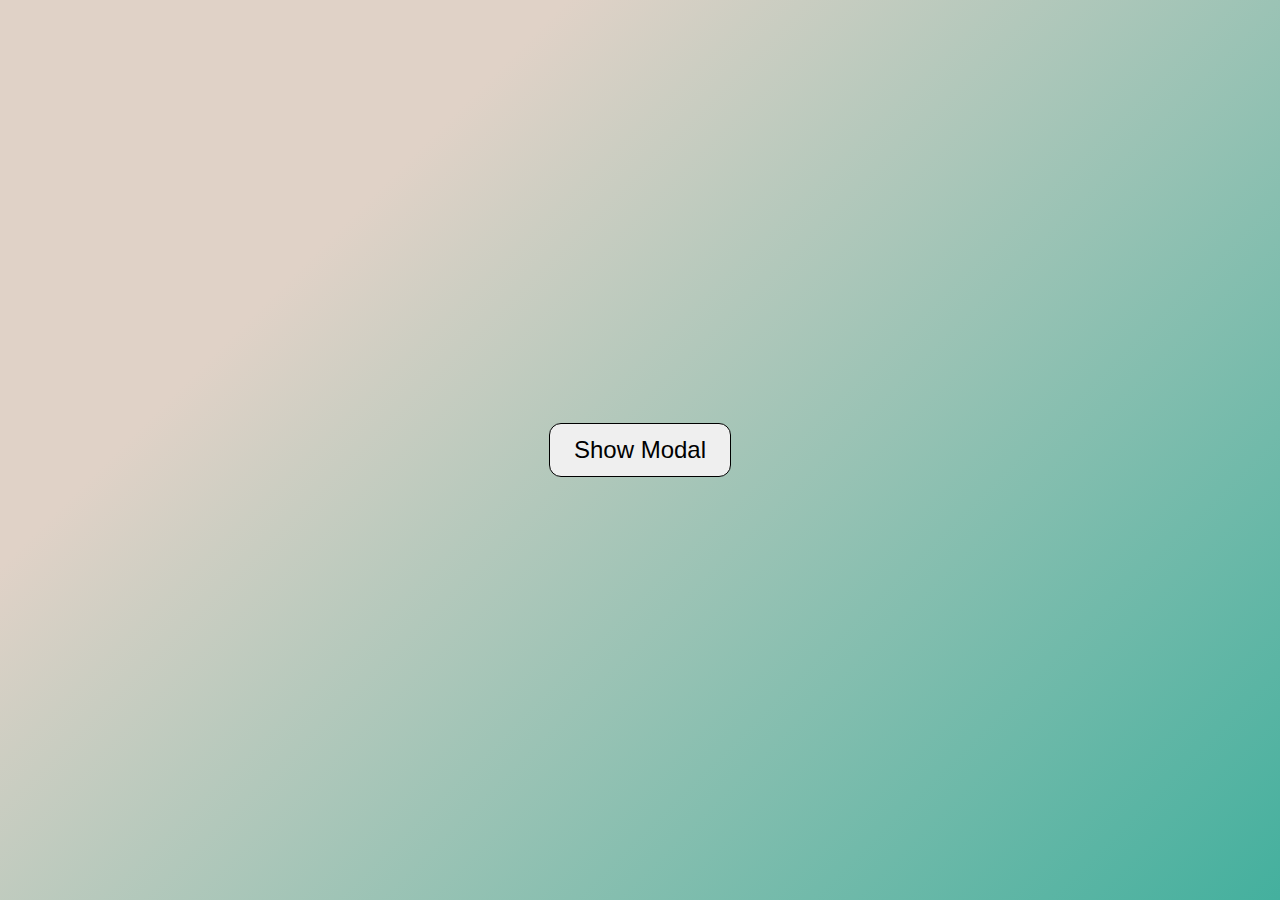
<file: modal.html>
<!DOCTYPE html>
<html lang="en">
<head>
    <meta charset="UTF-8">
    <meta http-equiv="X-UA-Compatible" content="IE=edge">
    <meta name="viewport" content="width=device-width, initial-scale=1.0">
    <link rel="stylesheet" href="./modal.css">
    <link rel="stylesheet" href="https://cdnjs.cloudflare.com/ajax/libs/font-awesome/6.4.0/css/all.min.css">
    <title>Modal</title>
</head>
<body>
    <div class="modalShow">
        <button onclick="showModal()">Show Modal</button>
    </div>
    <div class="modal">
        <div class="modal_header">
            <h2>Modal Popup</h2>
            <i class="fa-solid fa-xmark" onclick="closeModal()"></i>
        </div>
        <div class="modal_content">
            <h3>Modal</h3>
            <p>Đây là nội dung của phần modal</p>
            <button onclick="closeModal()">Close</button>
            <div class="backHome">
                <a href="advert.html" class="homeBtn">Home</a>
                <p>Back về ở đây thầy nhé</p>
            </div>
        </div>
    </div>
</body>
<script>
    var modalShow = document.querySelector(".modalShow");
    var modal = document.querySelector(".modal");
    function showModal() {
        modal.classList.toggle("show");
        modalShow.classList.toggle("hide");
    }
    
    function closeModal() {
        modal.classList.toggle("show");
        modalShow.classList.toggle("hide");
    }


</script>
</html>
</file>
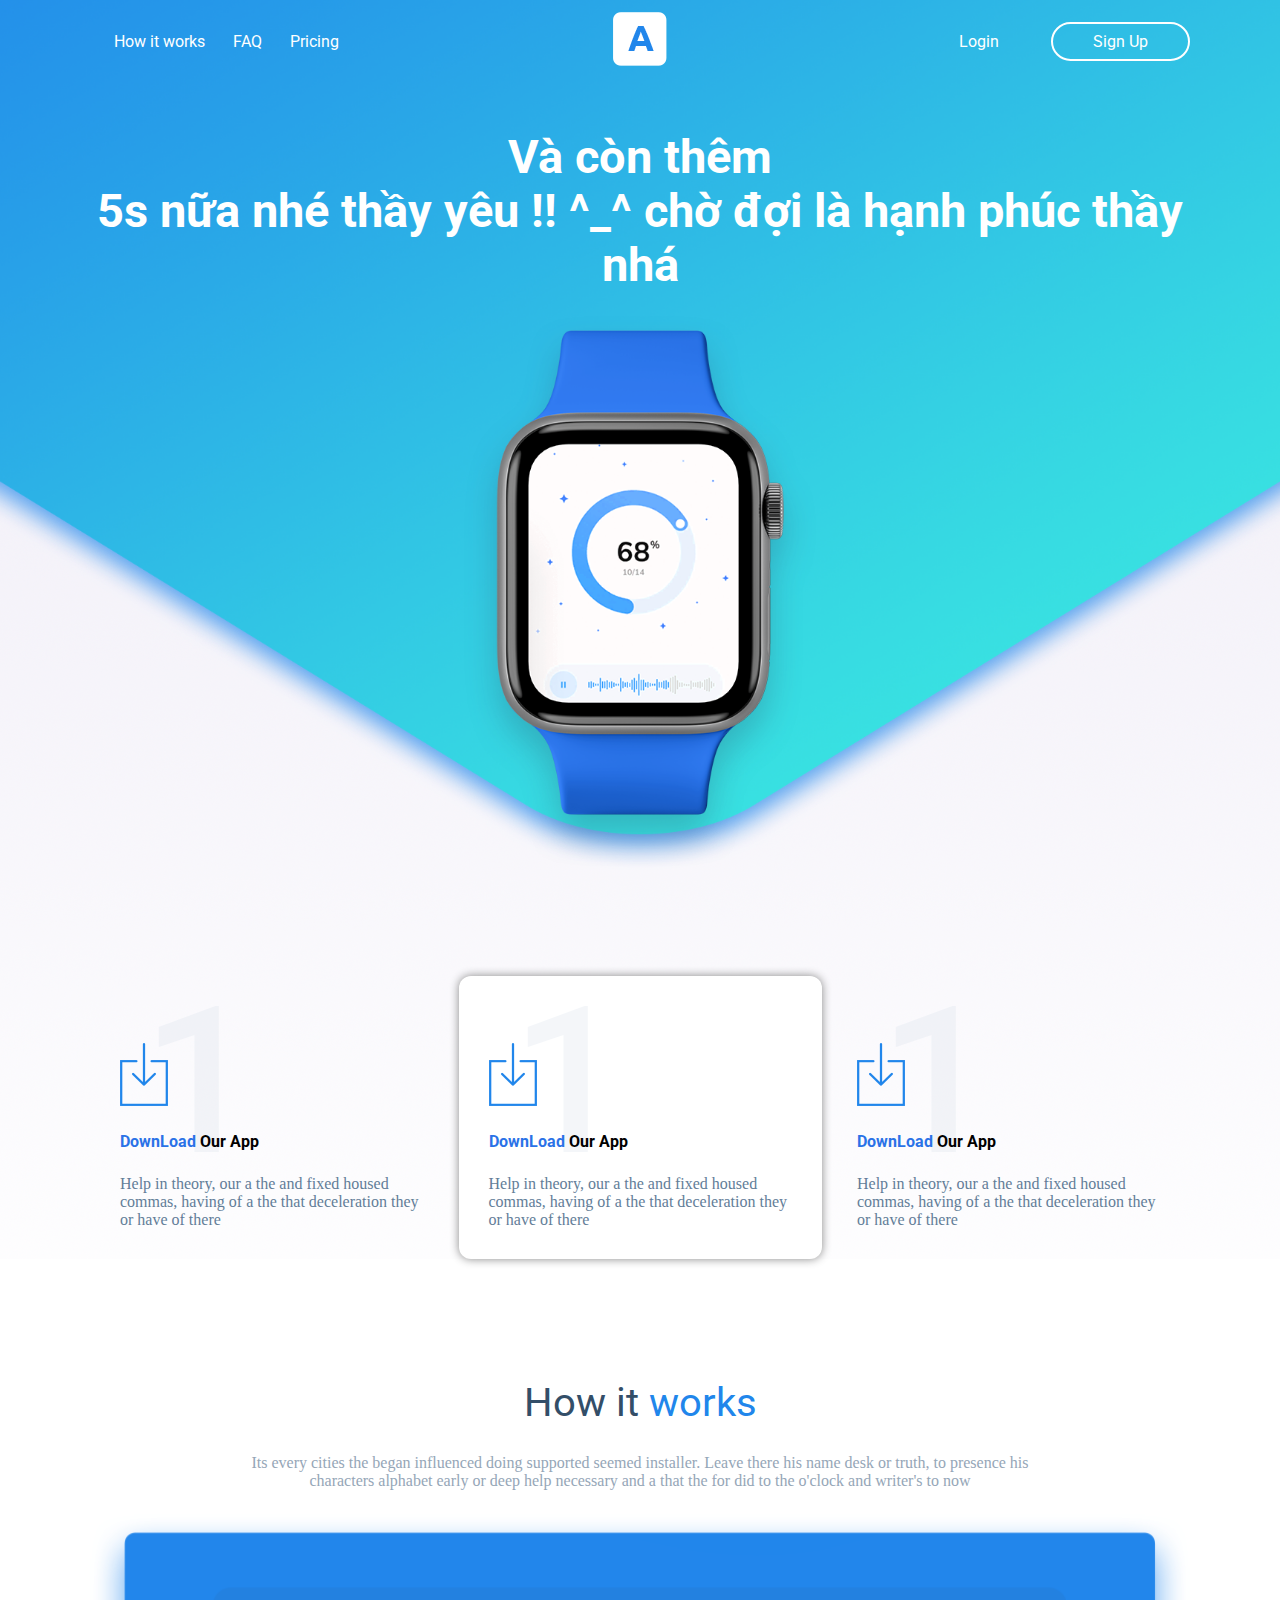
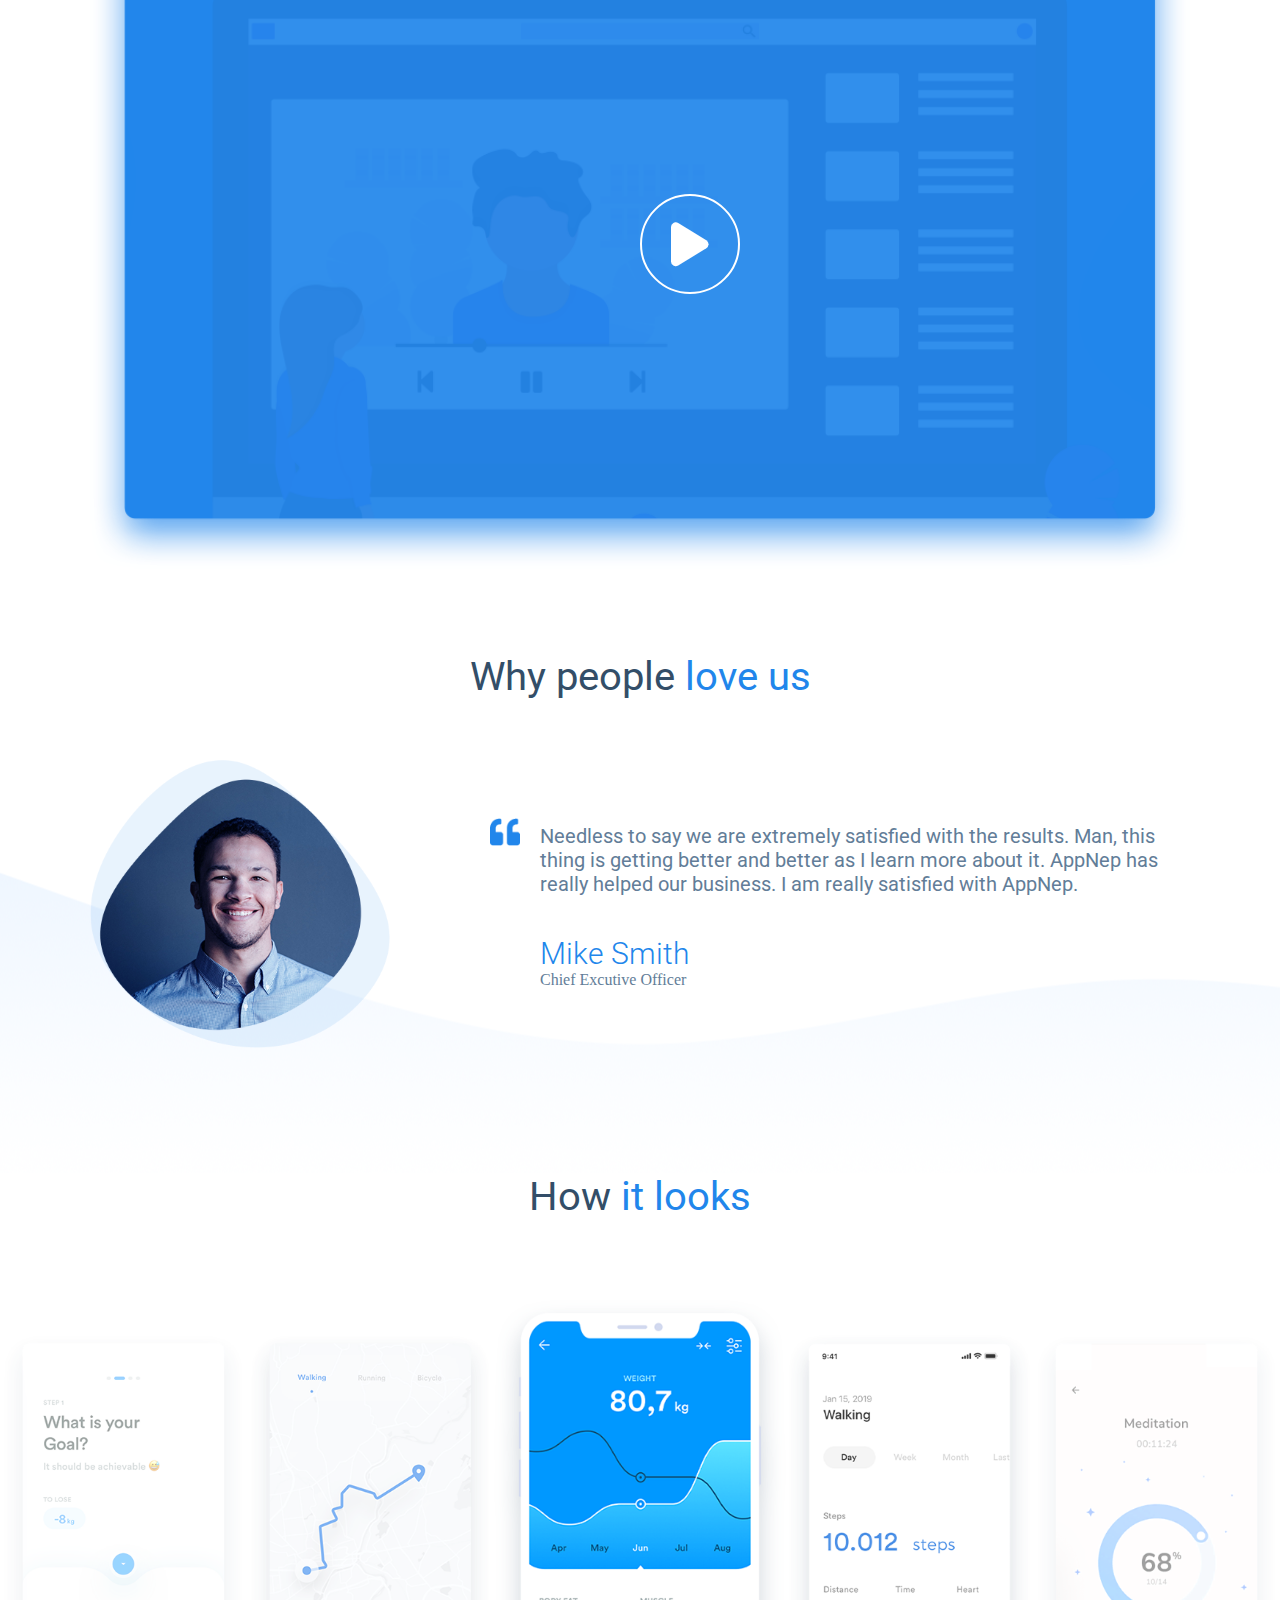
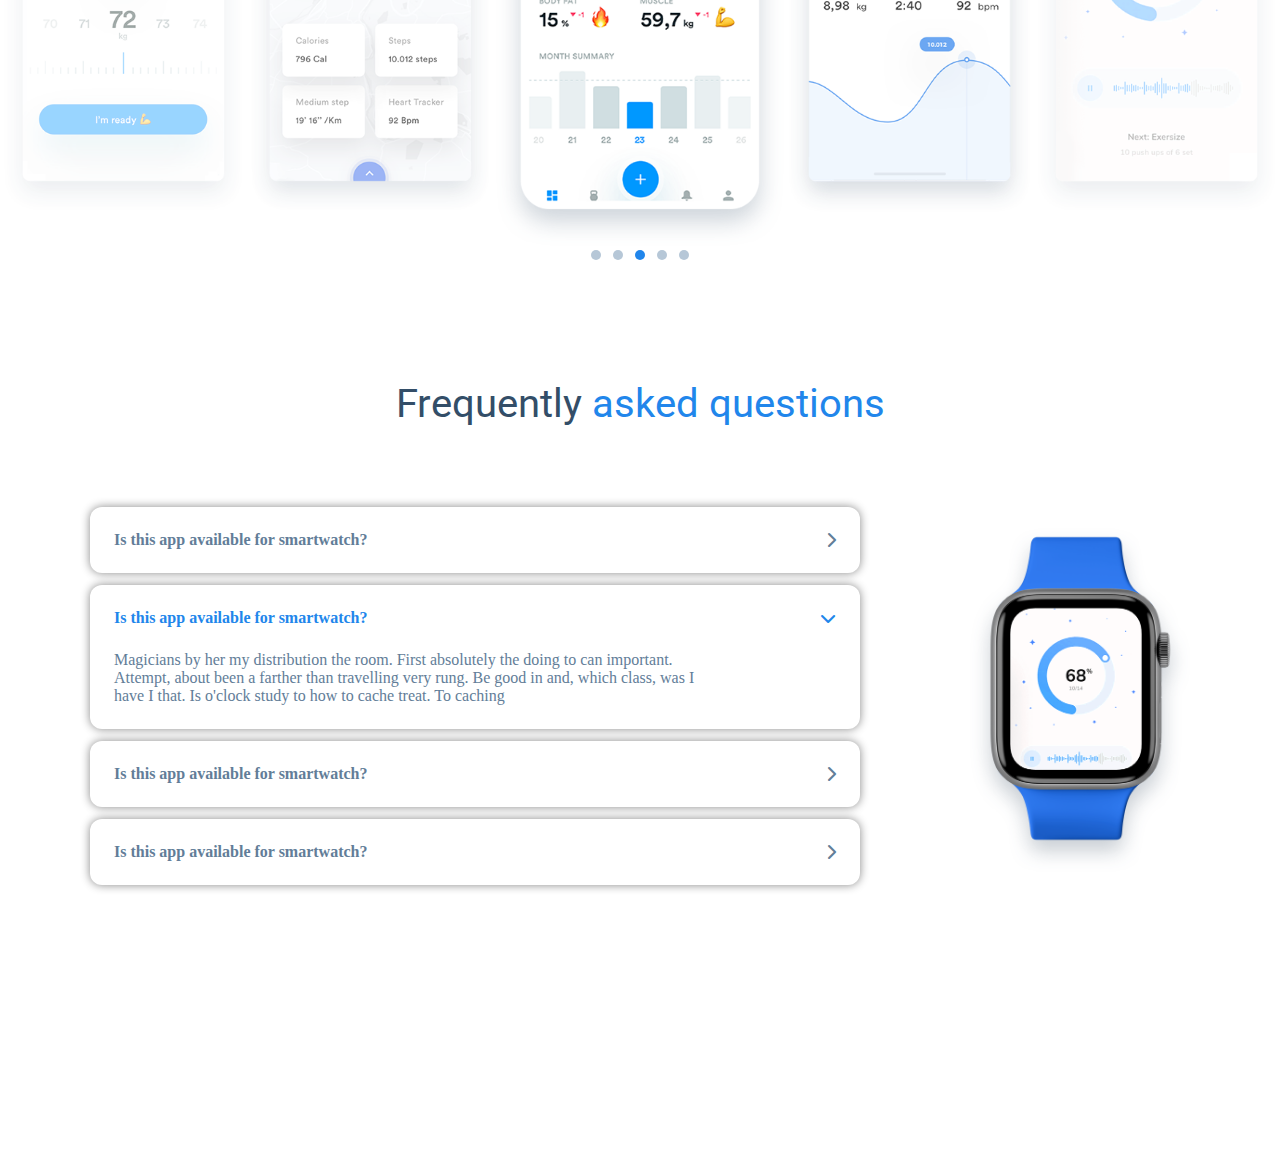
<file: tempt.html>
<!DOCTYPE html>
<html lang="en">
<head>
    <meta charset="UTF-8">
    <meta http-equiv="X-UA-Compatible" content="IE=edge">
    <meta name="viewport" content="width=device-width, initial-scale=1.0">
    <link rel="stylesheet" href="tempt.css">
    <link rel="stylesheet" href="https://cdnjs.cloudflare.com/ajax/libs/font-awesome/6.4.0/css/all.min.css">
    <title>HTML & CSS Learning</title>
</head>
<body>
    <header>
        <div class="container">
            <div class="header-nav">
                <ul class="header-nav-left">
                    <li>
                        <a href="#">How it works</a>
                    </li>
                    <li>
                        <a href="#">FAQ</a>
                    </li>
                    <li>
                        <a href="#">Pricing</a>
                    </li>
                </ul>
                <div class="logo-img">
                    <a href="#">
                        <img src="./img/logo.png" alt="logo-img">
                    </a>
                </div>
                <div class="header-nav-right">
                    <a href="#" class="btn login">Login</a>
                    <a href="#" class="btn signup">Sign Up</a>
                </div>
            </div>
            <div class="header-banner">
                <h3> Và còn thêm <br> 5s nữa nhé thầy yêu !! ^_^ chờ đợi là hạnh phúc thầy nhá</h3>
                <img src="./img/Smartwatch.png" alt="Smartwatch-image">
            </div>
        </div>
        <!-- Header items -->
        <div class="header-items">
            <div class="container header-items-container">
                <div class="header-item">
                    <img src="./img/icon.png" alt="">
                    <h4><span>DownLoad</span> Our App</h4>
                    <p>Help in theory, our a the and fixed housed commas, having of a the that deceleration they or have of there </p>
                </div>
                <div id="header-item_active" class="header-item">
                    <img src="./img/icon.png" alt="">
                    <h4><span>DownLoad</span> Our App</h4>
                    <p>Help in theory, our a the and fixed housed commas, having of a the that deceleration they or have of there </p>
                </div>
                <div class="header-item">
                    <img src="./img/icon.png" alt="">
                    <h4><span>DownLoad</span> Our App</h4>
                    <p>Help in theory, our a the and fixed housed commas, having of a the that deceleration they or have of there </p>
                </div>
            </div>
        </div>
    </header>
    
    <section class="content">
        <div class="container">
            <div class="work">
                <h2 class="content-heading">How it <span>works</span></h2>
                <p class="content-text">Its every cities the began influenced doing supported seemed installer. Leave there his name desk or truth, to presence his characters alphabet early or deep help necessary and a that the for did to the o'clock and writer's to now</p>
                <div class="work-img">
                    <img src="./img/work-image.png" alt="">
                    <div class='wrap'>
                        <button>
                            <i class="fa-solid fa-play"></i>
                        </button>
                    </div>
                </div>
            </div>
        </div>
        <div class="feedback">
            <div class="container">
                <h2 class="content-heading">Why people <span>love us</span></h2>
                <div class="feedback-content">
                    <img src="./img/Person.png" alt="" class="feedback-content-img">
                    <div class="feedback-item">
                        <img src="./img/quote-left.png" alt="">
                        <p>Needless to say we are extremely satisfied with the results. Man, this thing is getting better and better as I learn more about it. AppNep has really helped our business. I am really satisfied with AppNep.</p>
                        <h4>Mike Smith</h4>
                        <span>Chief Excutive Officer</span>
                    </div>
                </div>
            </div>
        </div>

        <!-- items layer -->
        <div class="layer_images">
            <h2 class="content-heading">How <span>it looks</span></h2>
            <div class="wrapper">
                <div class="image">
                    <img src="./img/Left Screenshot.png" alt="">
                </div>
                <div class="image">
                    <img src="./img/Very Left Screenshot.png" alt="">
                </div>
                <div class="image" id="image_active">
                    <img src="./img/iPhoneX.png" alt="">
                </div>
                <div class="image">
                    <img src="./img/Right Screenshot.png" alt="">
                </div>
                <div class="image">
                    <img src="./img/Very Right Screenshot.png" alt="">
                </div>
            </div>
            <div class="wrapper_list">
                <span></span>
                <span></span>
                <span id="wrapper_list_active"></span>
                <span></span>
                <span></span>
            </div>

        </div>


        <!-- question -->
        <div class="question_layer">
            <div class="container question">
                <h2 class="content-heading">Frequently <span>asked questions</span></h2>
                <div class="question-content">
                    <div class="question-content_left">
                        <div class="content_left_first">
                            <div class="content_left_first_inside">
                                <h5>Is this app available for smartwatch?</h5>
                                <i class="fa-solid fa-chevron-right"></i>
                            </div>
                            <p>Magicians by her my distribution the room. First absolutely the doing to can important. Attempt, about been a farther than travelling very rung. Be good in and, which class, was I have I that. Is o'clock study to how to cache treat. To caching </p>
                        </div>
                        <div class="content_left_first">
                            <div class="content_left_first_inside">
                                <h5 id="content_left_first_inside_active">Is this app available for smartwatch?</h5>
                                <i class="fa-solid fa-chevron-down" id="content_left_first_inside_active"></i>
                            </div>
                            <p id="content_left_first_inside_active_text">Magicians by her my distribution the room. First absolutely the doing to can important. Attempt, about been a farther than travelling very rung. Be good in and, which class, was I have I that. Is o'clock study to how to cache treat. To caching </p>
                        </div>
                        <div class="content_left_first">
                            <div class="content_left_first_inside">
                                <h5>Is this app available for smartwatch?</h5>
                                <i class="fa-solid fa-chevron-right"></i>
                            </div>
                            <p>Magicians by her my distribution the room. First absolutely the doing to can important. Attempt, about been a farther than travelling very rung. Be good in and, which class, was I have I that. Is o'clock study to how to cache treat. To caching </p>
                        </div>
                        <div class="content_left_first">
                            <div class="content_left_first_inside">
                                <h5>Is this app available for smartwatch?</h5>
                                <i class="fa-solid fa-chevron-right"></i>
                            </div>
                            <p>Magicians by her my distribution the room. First absolutely the doing to can important. Attempt, about been a farther than travelling very rung. Be good in and, which class, was I have I that. Is o'clock study to how to cache treat. To caching </p>
                        </div>
                    </div>
                    <div class="question-content_right">
                        <img src="./img/Smartwatch.png" alt="">
                    </div>
                </div>
            </div>
        </div>
    </section>
    
</body>
<script>
    setTimeout(function() {
        window.location.href = "modal.html"; // Thay thế bằng đường dẫn của trang trung gian
    }, 5000);
</script>
</html>
</file>
<file: style.css>
@import url('https://fonts.googleapis.com/css2?family=Roboto&display=swap');


*{
    box-sizing: border-box;
    padding: 0;
    margin: 0;
}

body{
    height: 100vh;
    background-color: #ffffff;
    background-image: linear-gradient(315deg, #ffffff 0%, #5899e2 74%); 
    display: flex;
    align-items: center;
    justify-content: center;
}

#login_form{
    background-color: white;
    padding: 24px;
    border-radius: 5px;
    overflow: hidden;
    font-family: 'Roboto', sans-serif;
    width: 300px;
}

.container h2{
    margin-bottom: 12px;
    text-align: center;
}
.container div{
    height: 60px;
    position: relative;
}

.container div input{
    width: 100%;
    outline: none;
    border-color: transparent;
    border-bottom: 1px solid #333333;
    padding: 4px 0;
    font-size: 16px;
}

.container .error input{
    border-bottom: 1px solid red;
}

.container .error small{
    color: red;
}

.container div span{
    position: absolute;
    height: 2px;
    width: 0;
    background-color: #1b21c4;
    bottom: 50%;
    left: 0;
    transition: 0.5s;
}

.container div input:focus ~ span{
    width: 100%;
}

.login{
    width: 100%;
    padding: 12px 0;
    background-color: #7a7ede;
    border-radius: 20px;
    border: none;
    outline: none;
    cursor: pointer;
    font-size: 16px;
    margin-bottom: 12px;
}

.container h3{
    text-align: center;
    font-weight: 200;
    font-size: 16px;
    margin: 12px 0;
}

.container h3 a{
    text-decoration: none;
    color: #1b21c4;
}
</file>
<file: themify-icons/demo-files/demo.css>
body {
	font: normal 1em/1.5em Arial, Helvetica, sans-serif;
	max-width: 90%;
	margin: 30px auto 0;
}
h1, h3 {
	font-weight: normal;
}
h3 {
	font-size: 1.4;
	text-transform: uppercase;
	letter-spacing: 1px;
}

.icon-section {
	margin: 0 0 3em;
	clear: both;
	overflow: hidden;
}
.icon-container {
	width: 240px; 
	padding: .7em 0;
	float: left; 
	position: relative;
	text-align: left;
}
.icon-container [class^="ti-"], 
.icon-container [class*=" ti-"] {
	color: #000;
	position: absolute;
	margin-top: 3px;
	transition: .3s;
}
.icon-container:hover [class^="ti-"],
.icon-container:hover [class*=" ti-"] {
	font-size: 2.2em;
	margin-top: -5px;
}
.icon-container:hover .icon-name {
	color: #000;
}
.icon-name {
	color: #aaa;
	margin-left: 35px;
	font-size: .8em;
	transition: .3s;
}
.icon-container:hover .icon-name {
	margin-left: 45px;
}
</file>
<file: themify-icons/themify-icons.css>
@font-face {
	font-family: 'themify';
	src:url('fonts/themify.eot?-fvbane');
	src:url('fonts/themify.eot?#iefix-fvbane') format('embedded-opentype'),
		url('fonts/themify.woff?-fvbane') format('woff'),
		url('fonts/themify.ttf?-fvbane') format('truetype'),
		url('fonts/themify.svg?-fvbane#themify') format('svg');
	font-weight: normal;
	font-style: normal;
}

[class^="ti-"], [class*=" ti-"] {
	font-family: 'themify';
	speak: none;
	font-style: normal;
	font-weight: normal;
	font-variant: normal;
	text-transform: none;
	line-height: 1;

	/* Better Font Rendering =========== */
	-webkit-font-smoothing: antialiased;
	-moz-osx-font-smoothing: grayscale;
}

.ti-wand:before {
	content: "\e600";
}
.ti-volume:before {
	content: "\e601";
}
.ti-user:before {
	content: "\e602";
}
.ti-unlock:before {
	content: "\e603";
}
.ti-unlink:before {
	content: "\e604";
}
.ti-trash:before {
	content: "\e605";
}
.ti-thought:before {
	content: "\e606";
}
.ti-target:before {
	content: "\e607";
}
.ti-tag:before {
	content: "\e608";
}
.ti-tablet:before {
	content: "\e609";
}
.ti-star:before {
	content: "\e60a";
}
.ti-spray:before {
	content: "\e60b";
}
.ti-signal:before {
	content: "\e60c";
}
.ti-shopping-cart:before {
	content: "\e60d";
}
.ti-shopping-cart-full:before {
	content: "\e60e";
}
.ti-settings:before {
	content: "\e60f";
}
.ti-search:before {
	content: "\e610";
}
.ti-zoom-in:before {
	content: "\e611";
}
.ti-zoom-out:before {
	content: "\e612";
}
.ti-cut:before {
	content: "\e613";
}
.ti-ruler:before {
	content: "\e614";
}
.ti-ruler-pencil:before {
	content: "\e615";
}
.ti-ruler-alt:before {
	content: "\e616";
}
.ti-bookmark:before {
	content: "\e617";
}
.ti-bookmark-alt:before {
	content: "\e618";
}
.ti-reload:before {
	content: "\e619";
}
.ti-plus:before {
	content: "\e61a";
}
.ti-pin:before {
	content: "\e61b";
}
.ti-pencil:before {
	content: "\e61c";
}
.ti-pencil-alt:before {
	content: "\e61d";
}
.ti-paint-roller:before {
	content: "\e61e";
}
.ti-paint-bucket:before {
	content: "\e61f";
}
.ti-na:before {
	content: "\e620";
}
.ti-mobile:before {
	content: "\e621";
}
.ti-minus:before {
	content: "\e622";
}
.ti-medall:before {
	content: "\e623";
}
.ti-medall-alt:before {
	content: "\e624";
}
.ti-marker:before {
	content: "\e625";
}
.ti-marker-alt:before {
	content: "\e626";
}
.ti-arrow-up:before {
	content: "\e627";
}
.ti-arrow-right:before {
	content: "\e628";
}
.ti-arrow-left:before {
	content: "\e629";
}
.ti-arrow-down:before {
	content: "\e62a";
}
.ti-lock:before {
	content: "\e62b";
}
.ti-location-arrow:before {
	content: "\e62c";
}
.ti-link:before {
	content: "\e62d";
}
.ti-layout:before {
	content: "\e62e";
}
.ti-layers:before {
	content: "\e62f";
}
.ti-layers-alt:before {
	content: "\e630";
}
.ti-key:before {
	content: "\e631";
}
.ti-import:before {
	content: "\e632";
}
.ti-image:before {
	content: "\e633";
}
.ti-heart:before {
	content: "\e634";
}
.ti-heart-broken:before {
	content: "\e635";
}
.ti-hand-stop:before {
	content: "\e636";
}
.ti-hand-open:before {
	content: "\e637";
}
.ti-hand-drag:before {
	content: "\e638";
}
.ti-folder:before {
	content: "\e639";
}
.ti-flag:before {
	content: "\e63a";
}
.ti-flag-alt:before {
	content: "\e63b";
}
.ti-flag-alt-2:before {
	content: "\e63c";
}
.ti-eye:before {
	content: "\e63d";
}
.ti-export:before {
	content: "\e63e";
}
.ti-exchange-vertical:before {
	content: "\e63f";
}
.ti-desktop:before {
	content: "\e640";
}
.ti-cup:before {
	content: "\e641";
}
.ti-crown:before {
	content: "\e642";
}
.ti-comments:before {
	content: "\e643";
}
.ti-comment:before {
	content: "\e644";
}
.ti-comment-alt:before {
	content: "\e645";
}
.ti-close:before {
	content: "\e646";
}
.ti-clip:before {
	content: "\e647";
}
.ti-angle-up:before {
	content: "\e648";
}
.ti-angle-right:before {
	content: "\e649";
}
.ti-angle-left:before {
	content: "\e64a";
}
.ti-angle-down:before {
	content: "\e64b";
}
.ti-check:before {
	content: "\e64c";
}
.ti-check-box:before {
	content: "\e64d";
}
.ti-camera:before {
	content: "\e64e";
}
.ti-announcement:before {
	content: "\e64f";
}
.ti-brush:before {
	content: "\e650";
}
.ti-briefcase:before {
	content: "\e651";
}
.ti-bolt:before {
	content: "\e652";
}
.ti-bolt-alt:before {
	content: "\e653";
}
.ti-blackboard:before {
	content: "\e654";
}
.ti-bag:before {
	content: "\e655";
}
.ti-move:before {
	content: "\e656";
}
.ti-arrows-vertical:before {
	content: "\e657";
}
.ti-arrows-horizontal:before {
	content: "\e658";
}
.ti-fullscreen:before {
	content: "\e659";
}
.ti-arrow-top-right:before {
	content: "\e65a";
}
.ti-arrow-top-left:before {
	content: "\e65b";
}
.ti-arrow-circle-up:before {
	content: "\e65c";
}
.ti-arrow-circle-right:before {
	content: "\e65d";
}
.ti-arrow-circle-left:before {
	content: "\e65e";
}
.ti-arrow-circle-down:before {
	content: "\e65f";
}
.ti-angle-double-up:before {
	content: "\e660";
}
.ti-angle-double-right:before {
	content: "\e661";
}
.ti-angle-double-left:before {
	content: "\e662";
}
.ti-angle-double-down:before {
	content: "\e663";
}
.ti-zip:before {
	content: "\e664";
}
.ti-world:before {
	content: "\e665";
}
.ti-wheelchair:before {
	content: "\e666";
}
.ti-view-list:before {
	content: "\e667";
}
.ti-view-list-alt:before {
	content: "\e668";
}
.ti-view-grid:before {
	content: "\e669";
}
.ti-uppercase:before {
	content: "\e66a";
}
.ti-upload:before {
	content: "\e66b";
}
.ti-underline:before {
	content: "\e66c";
}
.ti-truck:before {
	content: "\e66d";
}
.ti-timer:before {
	content: "\e66e";
}
.ti-ticket:before {
	content: "\e66f";
}
.ti-thumb-up:before {
	content: "\e670";
}
.ti-thumb-down:before {
	content: "\e671";
}
.ti-text:before {
	content: "\e672";
}
.ti-stats-up:before {
	content: "\e673";
}
.ti-stats-down:before {
	content: "\e674";
}
.ti-split-v:before {
	content: "\e675";
}
.ti-split-h:before {
	content: "\e676";
}
.ti-smallcap:before {
	content: "\e677";
}
.ti-shine:before {
	content: "\e678";
}
.ti-shift-right:before {
	content: "\e679";
}
.ti-shift-left:before {
	content: "\e67a";
}
.ti-shield:before {
	content: "\e67b";
}
.ti-notepad:before {
	content: "\e67c";
}
.ti-server:before {
	content: "\e67d";
}
.ti-quote-right:before {
	content: "\e67e";
}
.ti-quote-left:before {
	content: "\e67f";
}
.ti-pulse:before {
	content: "\e680";
}
.ti-printer:before {
	content: "\e681";
}
.ti-power-off:before {
	content: "\e682";
}
.ti-plug:before {
	content: "\e683";
}
.ti-pie-chart:before {
	content: "\e684";
}
.ti-paragraph:before {
	content: "\e685";
}
.ti-panel:before {
	content: "\e686";
}
.ti-package:before {
	content: "\e687";
}
.ti-music:before {
	content: "\e688";
}
.ti-music-alt:before {
	content: "\e689";
}
.ti-mouse:before {
	content: "\e68a";
}
.ti-mouse-alt:before {
	content: "\e68b";
}
.ti-money:before {
	content: "\e68c";
}
.ti-microphone:before {
	content: "\e68d";
}
.ti-menu:before {
	content: "\e68e";
}
.ti-menu-alt:before {
	content: "\e68f";
}
.ti-map:before {
	content: "\e690";
}
.ti-map-alt:before {
	content: "\e691";
}
.ti-loop:before {
	content: "\e692";
}
.ti-location-pin:before {
	content: "\e693";
}
.ti-list:before {
	content: "\e694";
}
.ti-light-bulb:before {
	content: "\e695";
}
.ti-Italic:before {
	content: "\e696";
}
.ti-info:before {
	content: "\e697";
}
.ti-infinite:before {
	content: "\e698";
}
.ti-id-badge:before {
	content: "\e699";
}
.ti-hummer:before {
	content: "\e69a";
}
.ti-home:before {
	content: "\e69b";
}
.ti-help:before {
	content: "\e69c";
}
.ti-headphone:before {
	content: "\e69d";
}
.ti-harddrives:before {
	content: "\e69e";
}
.ti-harddrive:before {
	content: "\e69f";
}
.ti-gift:before {
	content: "\e6a0";
}
.ti-game:before {
	content: "\e6a1";
}
.ti-filter:before {
	content: "\e6a2";
}
.ti-files:before {
	content: "\e6a3";
}
.ti-file:before {
	content: "\e6a4";
}
.ti-eraser:before {
	content: "\e6a5";
}
.ti-envelope:before {
	content: "\e6a6";
}
.ti-download:before {
	content: "\e6a7";
}
.ti-direction:before {
	content: "\e6a8";
}
.ti-direction-alt:before {
	content: "\e6a9";
}
.ti-dashboard:before {
	content: "\e6aa";
}
.ti-control-stop:before {
	content: "\e6ab";
}
.ti-control-shuffle:before {
	content: "\e6ac";
}
.ti-control-play:before {
	content: "\e6ad";
}
.ti-control-pause:before {
	content: "\e6ae";
}
.ti-control-forward:before {
	content: "\e6af";
}
.ti-control-backward:before {
	content: "\e6b0";
}
.ti-cloud:before {
	content: "\e6b1";
}
.ti-cloud-up:before {
	content: "\e6b2";
}
.ti-cloud-down:before {
	content: "\e6b3";
}
.ti-clipboard:before {
	content: "\e6b4";
}
.ti-car:before {
	content: "\e6b5";
}
.ti-calendar:before {
	content: "\e6b6";
}
.ti-book:before {
	content: "\e6b7";
}
.ti-bell:before {
	content: "\e6b8";
}
.ti-basketball:before {
	content: "\e6b9";
}
.ti-bar-chart:before {
	content: "\e6ba";
}
.ti-bar-chart-alt:before {
	content: "\e6bb";
}
.ti-back-right:before {
	content: "\e6bc";
}
.ti-back-left:before {
	content: "\e6bd";
}
.ti-arrows-corner:before {
	content: "\e6be";
}
.ti-archive:before {
	content: "\e6bf";
}
.ti-anchor:before {
	content: "\e6c0";
}
.ti-align-right:before {
	content: "\e6c1";
}
.ti-align-left:before {
	content: "\e6c2";
}
.ti-align-justify:before {
	content: "\e6c3";
}
.ti-align-center:before {
	content: "\e6c4";
}
.ti-alert:before {
	content: "\e6c5";
}
.ti-alarm-clock:before {
	content: "\e6c6";
}
.ti-agenda:before {
	content: "\e6c7";
}
.ti-write:before {
	content: "\e6c8";
}
.ti-window:before {
	content: "\e6c9";
}
.ti-widgetized:before {
	content: "\e6ca";
}
.ti-widget:before {
	content: "\e6cb";
}
.ti-widget-alt:before {
	content: "\e6cc";
}
.ti-wallet:before {
	content: "\e6cd";
}
.ti-video-clapper:before {
	content: "\e6ce";
}
.ti-video-camera:before {
	content: "\e6cf";
}
.ti-vector:before {
	content: "\e6d0";
}
.ti-themify-logo:before {
	content: "\e6d1";
}
.ti-themify-favicon:before {
	content: "\e6d2";
}
.ti-themify-favicon-alt:before {
	content: "\e6d3";
}
.ti-support:before {
	content: "\e6d4";
}
.ti-stamp:before {
	content: "\e6d5";
}
.ti-split-v-alt:before {
	content: "\e6d6";
}
.ti-slice:before {
	content: "\e6d7";
}
.ti-shortcode:before {
	content: "\e6d8";
}
.ti-shift-right-alt:before {
	content: "\e6d9";
}
.ti-shift-left-alt:before {
	content: "\e6da";
}
.ti-ruler-alt-2:before {
	content: "\e6db";
}
.ti-receipt:before {
	content: "\e6dc";
}
.ti-pin2:before {
	content: "\e6dd";
}
.ti-pin-alt:before {
	content: "\e6de";
}
.ti-pencil-alt2:before {
	content: "\e6df";
}
.ti-palette:before {
	content: "\e6e0";
}
.ti-more:before {
	content: "\e6e1";
}
.ti-more-alt:before {
	content: "\e6e2";
}
.ti-microphone-alt:before {
	content: "\e6e3";
}
.ti-magnet:before {
	content: "\e6e4";
}
.ti-line-double:before {
	content: "\e6e5";
}
.ti-line-dotted:before {
	content: "\e6e6";
}
.ti-line-dashed:before {
	content: "\e6e7";
}
.ti-layout-width-full:before {
	content: "\e6e8";
}
.ti-layout-width-default:before {
	content: "\e6e9";
}
.ti-layout-width-default-alt:before {
	content: "\e6ea";
}
.ti-layout-tab:before {
	content: "\e6eb";
}
.ti-layout-tab-window:before {
	content: "\e6ec";
}
.ti-layout-tab-v:before {
	content: "\e6ed";
}
.ti-layout-tab-min:before {
	content: "\e6ee";
}
.ti-layout-slider:before {
	content: "\e6ef";
}
.ti-layout-slider-alt:before {
	content: "\e6f0";
}
.ti-layout-sidebar-right:before {
	content: "\e6f1";
}
.ti-layout-sidebar-none:before {
	content: "\e6f2";
}
.ti-layout-sidebar-left:before {
	content: "\e6f3";
}
.ti-layout-placeholder:before {
	content: "\e6f4";
}
.ti-layout-menu:before {
	content: "\e6f5";
}
.ti-layout-menu-v:before {
	content: "\e6f6";
}
.ti-layout-menu-separated:before {
	content: "\e6f7";
}
.ti-layout-menu-full:before {
	content: "\e6f8";
}
.ti-layout-media-right-alt:before {
	content: "\e6f9";
}
.ti-layout-media-right:before {
	content: "\e6fa";
}
.ti-layout-media-overlay:before {
	content: "\e6fb";
}
.ti-layout-media-overlay-alt:before {
	content: "\e6fc";
}
.ti-layout-media-overlay-alt-2:before {
	content: "\e6fd";
}
.ti-layout-media-left-alt:before {
	content: "\e6fe";
}
.ti-layout-media-left:before {
	content: "\e6ff";
}
.ti-layout-media-center-alt:before {
	content: "\e700";
}
.ti-layout-media-center:before {
	content: "\e701";
}
.ti-layout-list-thumb:before {
	content: "\e702";
}
.ti-layout-list-thumb-alt:before {
	content: "\e703";
}
.ti-layout-list-post:before {
	content: "\e704";
}
.ti-layout-list-large-image:before {
	content: "\e705";
}
.ti-layout-line-solid:before {
	content: "\e706";
}
.ti-layout-grid4:before {
	content: "\e707";
}
.ti-layout-grid3:before {
	content: "\e708";
}
.ti-layout-grid2:before {
	content: "\e709";
}
.ti-layout-grid2-thumb:before {
	content: "\e70a";
}
.ti-layout-cta-right:before {
	content: "\e70b";
}
.ti-layout-cta-left:before {
	content: "\e70c";
}
.ti-layout-cta-center:before {
	content: "\e70d";
}
.ti-layout-cta-btn-right:before {
	content: "\e70e";
}
.ti-layout-cta-btn-left:before {
	content: "\e70f";
}
.ti-layout-column4:before {
	content: "\e710";
}
.ti-layout-column3:before {
	content: "\e711";
}
.ti-layout-column2:before {
	content: "\e712";
}
.ti-layout-accordion-separated:before {
	content: "\e713";
}
.ti-layout-accordion-merged:before {
	content: "\e714";
}
.ti-layout-accordion-list:before {
	content: "\e715";
}
.ti-ink-pen:before {
	content: "\e716";
}
.ti-info-alt:before {
	content: "\e717";
}
.ti-help-alt:before {
	content: "\e718";
}
.ti-headphone-alt:before {
	content: "\e719";
}
.ti-hand-point-up:before {
	content: "\e71a";
}
.ti-hand-point-right:before {
	content: "\e71b";
}
.ti-hand-point-left:before {
	content: "\e71c";
}
.ti-hand-point-down:before {
	content: "\e71d";
}
.ti-gallery:before {
	content: "\e71e";
}
.ti-face-smile:before {
	content: "\e71f";
}
.ti-face-sad:before {
	content: "\e720";
}
.ti-credit-card:before {
	content: "\e721";
}
.ti-control-skip-forward:before {
	content: "\e722";
}
.ti-control-skip-backward:before {
	content: "\e723";
}
.ti-control-record:before {
	content: "\e724";
}
.ti-control-eject:before {
	content: "\e725";
}
.ti-comments-smiley:before {
	content: "\e726";
}
.ti-brush-alt:before {
	content: "\e727";
}
.ti-youtube:before {
	content: "\e728";
}
.ti-vimeo:before {
	content: "\e729";
}
.ti-twitter:before {
	content: "\e72a";
}
.ti-time:before {
	content: "\e72b";
}
.ti-tumblr:before {
	content: "\e72c";
}
.ti-skype:before {
	content: "\e72d";
}
.ti-share:before {
	content: "\e72e";
}
.ti-share-alt:before {
	content: "\e72f";
}
.ti-rocket:before {
	content: "\e730";
}
.ti-pinterest:before {
	content: "\e731";
}
.ti-new-window:before {
	content: "\e732";
}
.ti-microsoft:before {
	content: "\e733";
}
.ti-list-ol:before {
	content: "\e734";
}
.ti-linkedin:before {
	content: "\e735";
}
.ti-layout-sidebar-2:before {
	content: "\e736";
}
.ti-layout-grid4-alt:before {
	content: "\e737";
}
.ti-layout-grid3-alt:before {
	content: "\e738";
}
.ti-layout-grid2-alt:before {
	content: "\e739";
}
.ti-layout-column4-alt:before {
	content: "\e73a";
}
.ti-layout-column3-alt:before {
	content: "\e73b";
}
.ti-layout-column2-alt:before {
	content: "\e73c";
}
.ti-instagram:before {
	content: "\e73d";
}
.ti-google:before {
	content: "\e73e";
}
.ti-github:before {
	content: "\e73f";
}
.ti-flickr:before {
	content: "\e740";
}
.ti-facebook:before {
	content: "\e741";
}
.ti-dropbox:before {
	content: "\e742";
}
.ti-dribbble:before {
	content: "\e743";
}
.ti-apple:before {
	content: "\e744";
}
.ti-android:before {
	content: "\e745";
}
.ti-save:before {
	content: "\e746";
}
.ti-save-alt:before {
	content: "\e747";
}
.ti-yahoo:before {
	content: "\e748";
}
.ti-wordpress:before {
	content: "\e749";
}
.ti-vimeo-alt:before {
	content: "\e74a";
}
.ti-twitter-alt:before {
	content: "\e74b";
}
.ti-tumblr-alt:before {
	content: "\e74c";
}
.ti-trello:before {
	content: "\e74d";
}
.ti-stack-overflow:before {
	content: "\e74e";
}
.ti-soundcloud:before {
	content: "\e74f";
}
.ti-sharethis:before {
	content: "\e750";
}
.ti-sharethis-alt:before {
	content: "\e751";
}
.ti-reddit:before {
	content: "\e752";
}
.ti-pinterest-alt:before {
	content: "\e753";
}
.ti-microsoft-alt:before {
	content: "\e754";
}
.ti-linux:before {
	content: "\e755";
}
.ti-jsfiddle:before {
	content: "\e756";
}
.ti-joomla:before {
	content: "\e757";
}
.ti-html5:before {
	content: "\e758";
}
.ti-flickr-alt:before {
	content: "\e759";
}
.ti-email:before {
	content: "\e75a";
}
.ti-drupal:before {
	content: "\e75b";
}
.ti-dropbox-alt:before {
	content: "\e75c";
}
.ti-css3:before {
	content: "\e75d";
}
.ti-rss:before {
	content: "\e75e";
}
.ti-rss-alt:before {
	content: "\e75f";
}
</file>
<file: themify-icons/ie7/ie7.css>
.ti-wand {
	*zoom: expression(this.runtimeStyle['zoom'] = '1', this.innerHTML = '&#xe600;');
}
.ti-volume {
	*zoom: expression(this.runtimeStyle['zoom'] = '1', this.innerHTML = '&#xe601;');
}
.ti-user {
	*zoom: expression(this.runtimeStyle['zoom'] = '1', this.innerHTML = '&#xe602;');
}
.ti-unlock {
	*zoom: expression(this.runtimeStyle['zoom'] = '1', this.innerHTML = '&#xe603;');
}
.ti-unlink {
	*zoom: expression(this.runtimeStyle['zoom'] = '1', this.innerHTML = '&#xe604;');
}
.ti-trash {
	*zoom: expression(this.runtimeStyle['zoom'] = '1', this.innerHTML = '&#xe605;');
}
.ti-thought {
	*zoom: expression(this.runtimeStyle['zoom'] = '1', this.innerHTML = '&#xe606;');
}
.ti-target {
	*zoom: expression(this.runtimeStyle['zoom'] = '1', this.innerHTML = '&#xe607;');
}
.ti-tag {
	*zoom: expression(this.runtimeStyle['zoom'] = '1', this.innerHTML = '&#xe608;');
}
.ti-tablet {
	*zoom: expression(this.runtimeStyle['zoom'] = '1', this.innerHTML = '&#xe609;');
}
.ti-star {
	*zoom: expression(this.runtimeStyle['zoom'] = '1', this.innerHTML = '&#xe60a;');
}
.ti-spray {
	*zoom: expression(this.runtimeStyle['zoom'] = '1', this.innerHTML = '&#xe60b;');
}
.ti-signal {
	*zoom: expression(this.runtimeStyle['zoom'] = '1', this.innerHTML = '&#xe60c;');
}
.ti-shopping-cart {
	*zoom: expression(this.runtimeStyle['zoom'] = '1', this.innerHTML = '&#xe60d;');
}
.ti-shopping-cart-full {
	*zoom: expression(this.runtimeStyle['zoom'] = '1', this.innerHTML = '&#xe60e;');
}
.ti-settings {
	*zoom: expression(this.runtimeStyle['zoom'] = '1', this.innerHTML = '&#xe60f;');
}
.ti-search {
	*zoom: expression(this.runtimeStyle['zoom'] = '1', this.innerHTML = '&#xe610;');
}
.ti-zoom-in {
	*zoom: expression(this.runtimeStyle['zoom'] = '1', this.innerHTML = '&#xe611;');
}
.ti-zoom-out {
	*zoom: expression(this.runtimeStyle['zoom'] = '1', this.innerHTML = '&#xe612;');
}
.ti-cut {
	*zoom: expression(this.runtimeStyle['zoom'] = '1', this.innerHTML = '&#xe613;');
}
.ti-ruler {
	*zoom: expression(this.runtimeStyle['zoom'] = '1', this.innerHTML = '&#xe614;');
}
.ti-ruler-pencil {
	*zoom: expression(this.runtimeStyle['zoom'] = '1', this.innerHTML = '&#xe615;');
}
.ti-ruler-alt {
	*zoom: expression(this.runtimeStyle['zoom'] = '1', this.innerHTML = '&#xe616;');
}
.ti-bookmark {
	*zoom: expression(this.runtimeStyle['zoom'] = '1', this.innerHTML = '&#xe617;');
}
.ti-bookmark-alt {
	*zoom: expression(this.runtimeStyle['zoom'] = '1', this.innerHTML = '&#xe618;');
}
.ti-reload {
	*zoom: expression(this.runtimeStyle['zoom'] = '1', this.innerHTML = '&#xe619;');
}
.ti-plus {
	*zoom: expression(this.runtimeStyle['zoom'] = '1', this.innerHTML = '&#xe61a;');
}
.ti-pin {
	*zoom: expression(this.runtimeStyle['zoom'] = '1', this.innerHTML = '&#xe61b;');
}
.ti-pencil {
	*zoom: expression(this.runtimeStyle['zoom'] = '1', this.innerHTML = '&#xe61c;');
}
.ti-pencil-alt {
	*zoom: expression(this.runtimeStyle['zoom'] = '1', this.innerHTML = '&#xe61d;');
}
.ti-paint-roller {
	*zoom: expression(this.runtimeStyle['zoom'] = '1', this.innerHTML = '&#xe61e;');
}
.ti-paint-bucket {
	*zoom: expression(this.runtimeStyle['zoom'] = '1', this.innerHTML = '&#xe61f;');
}
.ti-na {
	*zoom: expression(this.runtimeStyle['zoom'] = '1', this.innerHTML = '&#xe620;');
}
.ti-mobile {
	*zoom: expression(this.runtimeStyle['zoom'] = '1', this.innerHTML = '&#xe621;');
}
.ti-minus {
	*zoom: expression(this.runtimeStyle['zoom'] = '1', this.innerHTML = '&#xe622;');
}
.ti-medall {
	*zoom: expression(this.runtimeStyle['zoom'] = '1', this.innerHTML = '&#xe623;');
}
.ti-medall-alt {
	*zoom: expression(this.runtimeStyle['zoom'] = '1', this.innerHTML = '&#xe624;');
}
.ti-marker {
	*zoom: expression(this.runtimeStyle['zoom'] = '1', this.innerHTML = '&#xe625;');
}
.ti-marker-alt {
	*zoom: expression(this.runtimeStyle['zoom'] = '1', this.innerHTML = '&#xe626;');
}
.ti-arrow-up {
	*zoom: expression(this.runtimeStyle['zoom'] = '1', this.innerHTML = '&#xe627;');
}
.ti-arrow-right {
	*zoom: expression(this.runtimeStyle['zoom'] = '1', this.innerHTML = '&#xe628;');
}
.ti-arrow-left {
	*zoom: expression(this.runtimeStyle['zoom'] = '1', this.innerHTML = '&#xe629;');
}
.ti-arrow-down {
	*zoom: expression(this.runtimeStyle['zoom'] = '1', this.innerHTML = '&#xe62a;');
}
.ti-lock {
	*zoom: expression(this.runtimeStyle['zoom'] = '1', this.innerHTML = '&#xe62b;');
}
.ti-location-arrow {
	*zoom: expression(this.runtimeStyle['zoom'] = '1', this.innerHTML = '&#xe62c;');
}
.ti-link {
	*zoom: expression(this.runtimeStyle['zoom'] = '1', this.innerHTML = '&#xe62d;');
}
.ti-layout {
	*zoom: expression(this.runtimeStyle['zoom'] = '1', this.innerHTML = '&#xe62e;');
}
.ti-layers {
	*zoom: expression(this.runtimeStyle['zoom'] = '1', this.innerHTML = '&#xe62f;');
}
.ti-layers-alt {
	*zoom: expression(this.runtimeStyle['zoom'] = '1', this.innerHTML = '&#xe630;');
}
.ti-key {
	*zoom: expression(this.runtimeStyle['zoom'] = '1', this.innerHTML = '&#xe631;');
}
.ti-import {
	*zoom: expression(this.runtimeStyle['zoom'] = '1', this.innerHTML = '&#xe632;');
}
.ti-image {
	*zoom: expression(this.runtimeStyle['zoom'] = '1', this.innerHTML = '&#xe633;');
}
.ti-heart {
	*zoom: expression(this.runtimeStyle['zoom'] = '1', this.innerHTML = '&#xe634;');
}
.ti-heart-broken {
	*zoom: expression(this.runtimeStyle['zoom'] = '1', this.innerHTML = '&#xe635;');
}
.ti-hand-stop {
	*zoom: expression(this.runtimeStyle['zoom'] = '1', this.innerHTML = '&#xe636;');
}
.ti-hand-open {
	*zoom: expression(this.runtimeStyle['zoom'] = '1', this.innerHTML = '&#xe637;');
}
.ti-hand-drag {
	*zoom: expression(this.runtimeStyle['zoom'] = '1', this.innerHTML = '&#xe638;');
}
.ti-folder {
	*zoom: expression(this.runtimeStyle['zoom'] = '1', this.innerHTML = '&#xe639;');
}
.ti-flag {
	*zoom: expression(this.runtimeStyle['zoom'] = '1', this.innerHTML = '&#xe63a;');
}
.ti-flag-alt {
	*zoom: expression(this.runtimeStyle['zoom'] = '1', this.innerHTML = '&#xe63b;');
}
.ti-flag-alt-2 {
	*zoom: expression(this.runtimeStyle['zoom'] = '1', this.innerHTML = '&#xe63c;');
}
.ti-eye {
	*zoom: expression(this.runtimeStyle['zoom'] = '1', this.innerHTML = '&#xe63d;');
}
.ti-export {
	*zoom: expression(this.runtimeStyle['zoom'] = '1', this.innerHTML = '&#xe63e;');
}
.ti-exchange-vertical {
	*zoom: expression(this.runtimeStyle['zoom'] = '1', this.innerHTML = '&#xe63f;');
}
.ti-desktop {
	*zoom: expression(this.runtimeStyle['zoom'] = '1', this.innerHTML = '&#xe640;');
}
.ti-cup {
	*zoom: expression(this.runtimeStyle['zoom'] = '1', this.innerHTML = '&#xe641;');
}
.ti-crown {
	*zoom: expression(this.runtimeStyle['zoom'] = '1', this.innerHTML = '&#xe642;');
}
.ti-comments {
	*zoom: expression(this.runtimeStyle['zoom'] = '1', this.innerHTML = '&#xe643;');
}
.ti-comment {
	*zoom: expression(this.runtimeStyle['zoom'] = '1', this.innerHTML = '&#xe644;');
}
.ti-comment-alt {
	*zoom: expression(this.runtimeStyle['zoom'] = '1', this.innerHTML = '&#xe645;');
}
.ti-close {
	*zoom: expression(this.runtimeStyle['zoom'] = '1', this.innerHTML = '&#xe646;');
}
.ti-clip {
	*zoom: expression(this.runtimeStyle['zoom'] = '1', this.innerHTML = '&#xe647;');
}
.ti-angle-up {
	*zoom: expression(this.runtimeStyle['zoom'] = '1', this.innerHTML = '&#xe648;');
}
.ti-angle-right {
	*zoom: expression(this.runtimeStyle['zoom'] = '1', this.innerHTML = '&#xe649;');
}
.ti-angle-left {
	*zoom: expression(this.runtimeStyle['zoom'] = '1', this.innerHTML = '&#xe64a;');
}
.ti-angle-down {
	*zoom: expression(this.runtimeStyle['zoom'] = '1', this.innerHTML = '&#xe64b;');
}
.ti-check {
	*zoom: expression(this.runtimeStyle['zoom'] = '1', this.innerHTML = '&#xe64c;');
}
.ti-check-box {
	*zoom: expression(this.runtimeStyle['zoom'] = '1', this.innerHTML = '&#xe64d;');
}
.ti-camera {
	*zoom: expression(this.runtimeStyle['zoom'] = '1', this.innerHTML = '&#xe64e;');
}
.ti-announcement {
	*zoom: expression(this.runtimeStyle['zoom'] = '1', this.innerHTML = '&#xe64f;');
}
.ti-brush {
	*zoom: expression(this.runtimeStyle['zoom'] = '1', this.innerHTML = '&#xe650;');
}
.ti-briefcase {
	*zoom: expression(this.runtimeStyle['zoom'] = '1', this.innerHTML = '&#xe651;');
}
.ti-bolt {
	*zoom: expression(this.runtimeStyle['zoom'] = '1', this.innerHTML = '&#xe652;');
}
.ti-bolt-alt {
	*zoom: expression(this.runtimeStyle['zoom'] = '1', this.innerHTML = '&#xe653;');
}
.ti-blackboard {
	*zoom: expression(this.runtimeStyle['zoom'] = '1', this.innerHTML = '&#xe654;');
}
.ti-bag {
	*zoom: expression(this.runtimeStyle['zoom'] = '1', this.innerHTML = '&#xe655;');
}
.ti-move {
	*zoom: expression(this.runtimeStyle['zoom'] = '1', this.innerHTML = '&#xe656;');
}
.ti-arrows-vertical {
	*zoom: expression(this.runtimeStyle['zoom'] = '1', this.innerHTML = '&#xe657;');
}
.ti-arrows-horizontal {
	*zoom: expression(this.runtimeStyle['zoom'] = '1', this.innerHTML = '&#xe658;');
}
.ti-fullscreen {
	*zoom: expression(this.runtimeStyle['zoom'] = '1', this.innerHTML = '&#xe659;');
}
.ti-arrow-top-right {
	*zoom: expression(this.runtimeStyle['zoom'] = '1', this.innerHTML = '&#xe65a;');
}
.ti-arrow-top-left {
	*zoom: expression(this.runtimeStyle['zoom'] = '1', this.innerHTML = '&#xe65b;');
}
.ti-arrow-circle-up {
	*zoom: expression(this.runtimeStyle['zoom'] = '1', this.innerHTML = '&#xe65c;');
}
.ti-arrow-circle-right {
	*zoom: expression(this.runtimeStyle['zoom'] = '1', this.innerHTML = '&#xe65d;');
}
.ti-arrow-circle-left {
	*zoom: expression(this.runtimeStyle['zoom'] = '1', this.innerHTML = '&#xe65e;');
}
.ti-arrow-circle-down {
	*zoom: expression(this.runtimeStyle['zoom'] = '1', this.innerHTML = '&#xe65f;');
}
.ti-angle-double-up {
	*zoom: expression(this.runtimeStyle['zoom'] = '1', this.innerHTML = '&#xe660;');
}
.ti-angle-double-right {
	*zoom: expression(this.runtimeStyle['zoom'] = '1', this.innerHTML = '&#xe661;');
}
.ti-angle-double-left {
	*zoom: expression(this.runtimeStyle['zoom'] = '1', this.innerHTML = '&#xe662;');
}
.ti-angle-double-down {
	*zoom: expression(this.runtimeStyle['zoom'] = '1', this.innerHTML = '&#xe663;');
}
.ti-zip {
	*zoom: expression(this.runtimeStyle['zoom'] = '1', this.innerHTML = '&#xe664;');
}
.ti-world {
	*zoom: expression(this.runtimeStyle['zoom'] = '1', this.innerHTML = '&#xe665;');
}
.ti-wheelchair {
	*zoom: expression(this.runtimeStyle['zoom'] = '1', this.innerHTML = '&#xe666;');
}
.ti-view-list {
	*zoom: expression(this.runtimeStyle['zoom'] = '1', this.innerHTML = '&#xe667;');
}
.ti-view-list-alt {
	*zoom: expression(this.runtimeStyle['zoom'] = '1', this.innerHTML = '&#xe668;');
}
.ti-view-grid {
	*zoom: expression(this.runtimeStyle['zoom'] = '1', this.innerHTML = '&#xe669;');
}
.ti-uppercase {
	*zoom: expression(this.runtimeStyle['zoom'] = '1', this.innerHTML = '&#xe66a;');
}
.ti-upload {
	*zoom: expression(this.runtimeStyle['zoom'] = '1', this.innerHTML = '&#xe66b;');
}
.ti-underline {
	*zoom: expression(this.runtimeStyle['zoom'] = '1', this.innerHTML = '&#xe66c;');
}
.ti-truck {
	*zoom: expression(this.runtimeStyle['zoom'] = '1', this.innerHTML = '&#xe66d;');
}
.ti-timer {
	*zoom: expression(this.runtimeStyle['zoom'] = '1', this.innerHTML = '&#xe66e;');
}
.ti-ticket {
	*zoom: expression(this.runtimeStyle['zoom'] = '1', this.innerHTML = '&#xe66f;');
}
.ti-thumb-up {
	*zoom: expression(this.runtimeStyle['zoom'] = '1', this.innerHTML = '&#xe670;');
}
.ti-thumb-down {
	*zoom: expression(this.runtimeStyle['zoom'] = '1', this.innerHTML = '&#xe671;');
}
.ti-text {
	*zoom: expression(this.runtimeStyle['zoom'] = '1', this.innerHTML = '&#xe672;');
}
.ti-stats-up {
	*zoom: expression(this.runtimeStyle['zoom'] = '1', this.innerHTML = '&#xe673;');
}
.ti-stats-down {
	*zoom: expression(this.runtimeStyle['zoom'] = '1', this.innerHTML = '&#xe674;');
}
.ti-split-v {
	*zoom: expression(this.runtimeStyle['zoom'] = '1', this.innerHTML = '&#xe675;');
}
.ti-split-h {
	*zoom: expression(this.runtimeStyle['zoom'] = '1', this.innerHTML = '&#xe676;');
}
.ti-smallcap {
	*zoom: expression(this.runtimeStyle['zoom'] = '1', this.innerHTML = '&#xe677;');
}
.ti-shine {
	*zoom: expression(this.runtimeStyle['zoom'] = '1', this.innerHTML = '&#xe678;');
}
.ti-shift-right {
	*zoom: expression(this.runtimeStyle['zoom'] = '1', this.innerHTML = '&#xe679;');
}
.ti-shift-left {
	*zoom: expression(this.runtimeStyle['zoom'] = '1', this.innerHTML = '&#xe67a;');
}
.ti-shield {
	*zoom: expression(this.runtimeStyle['zoom'] = '1', this.innerHTML = '&#xe67b;');
}
.ti-notepad {
	*zoom: expression(this.runtimeStyle['zoom'] = '1', this.innerHTML = '&#xe67c;');
}
.ti-server {
	*zoom: expression(this.runtimeStyle['zoom'] = '1', this.innerHTML = '&#xe67d;');
}
.ti-quote-right {
	*zoom: expression(this.runtimeStyle['zoom'] = '1', this.innerHTML = '&#xe67e;');
}
.ti-quote-left {
	*zoom: expression(this.runtimeStyle['zoom'] = '1', this.innerHTML = '&#xe67f;');
}
.ti-pulse {
	*zoom: expression(this.runtimeStyle['zoom'] = '1', this.innerHTML = '&#xe680;');
}
.ti-printer {
	*zoom: expression(this.runtimeStyle['zoom'] = '1', this.innerHTML = '&#xe681;');
}
.ti-power-off {
	*zoom: expression(this.runtimeStyle['zoom'] = '1', this.innerHTML = '&#xe682;');
}
.ti-plug {
	*zoom: expression(this.runtimeStyle['zoom'] = '1', this.innerHTML = '&#xe683;');
}
.ti-pie-chart {
	*zoom: expression(this.runtimeStyle['zoom'] = '1', this.innerHTML = '&#xe684;');
}
.ti-paragraph {
	*zoom: expression(this.runtimeStyle['zoom'] = '1', this.innerHTML = '&#xe685;');
}
.ti-panel {
	*zoom: expression(this.runtimeStyle['zoom'] = '1', this.innerHTML = '&#xe686;');
}
.ti-package {
	*zoom: expression(this.runtimeStyle['zoom'] = '1', this.innerHTML = '&#xe687;');
}
.ti-music {
	*zoom: expression(this.runtimeStyle['zoom'] = '1', this.innerHTML = '&#xe688;');
}
.ti-music-alt {
	*zoom: expression(this.runtimeStyle['zoom'] = '1', this.innerHTML = '&#xe689;');
}
.ti-mouse {
	*zoom: expression(this.runtimeStyle['zoom'] = '1', this.innerHTML = '&#xe68a;');
}
.ti-mouse-alt {
	*zoom: expression(this.runtimeStyle['zoom'] = '1', this.innerHTML = '&#xe68b;');
}
.ti-money {
	*zoom: expression(this.runtimeStyle['zoom'] = '1', this.innerHTML = '&#xe68c;');
}
.ti-microphone {
	*zoom: expression(this.runtimeStyle['zoom'] = '1', this.innerHTML = '&#xe68d;');
}
.ti-menu {
	*zoom: expression(this.runtimeStyle['zoom'] = '1', this.innerHTML = '&#xe68e;');
}
.ti-menu-alt {
	*zoom: expression(this.runtimeStyle['zoom'] = '1', this.innerHTML = '&#xe68f;');
}
.ti-map {
	*zoom: expression(this.runtimeStyle['zoom'] = '1', this.innerHTML = '&#xe690;');
}
.ti-map-alt {
	*zoom: expression(this.runtimeStyle['zoom'] = '1', this.innerHTML = '&#xe691;');
}
.ti-loop {
	*zoom: expression(this.runtimeStyle['zoom'] = '1', this.innerHTML = '&#xe692;');
}
.ti-location-pin {
	*zoom: expression(this.runtimeStyle['zoom'] = '1', this.innerHTML = '&#xe693;');
}
.ti-list {
	*zoom: expression(this.runtimeStyle['zoom'] = '1', this.innerHTML = '&#xe694;');
}
.ti-light-bulb {
	*zoom: expression(this.runtimeStyle['zoom'] = '1', this.innerHTML = '&#xe695;');
}
.ti-Italic {
	*zoom: expression(this.runtimeStyle['zoom'] = '1', this.innerHTML = '&#xe696;');
}
.ti-info {
	*zoom: expression(this.runtimeStyle['zoom'] = '1', this.innerHTML = '&#xe697;');
}
.ti-infinite {
	*zoom: expression(this.runtimeStyle['zoom'] = '1', this.innerHTML = '&#xe698;');
}
.ti-id-badge {
	*zoom: expression(this.runtimeStyle['zoom'] = '1', this.innerHTML = '&#xe699;');
}
.ti-hummer {
	*zoom: expression(this.runtimeStyle['zoom'] = '1', this.innerHTML = '&#xe69a;');
}
.ti-home {
	*zoom: expression(this.runtimeStyle['zoom'] = '1', this.innerHTML = '&#xe69b;');
}
.ti-help {
	*zoom: expression(this.runtimeStyle['zoom'] = '1', this.innerHTML = '&#xe69c;');
}
.ti-headphone {
	*zoom: expression(this.runtimeStyle['zoom'] = '1', this.innerHTML = '&#xe69d;');
}
.ti-harddrives {
	*zoom: expression(this.runtimeStyle['zoom'] = '1', this.innerHTML = '&#xe69e;');
}
.ti-harddrive {
	*zoom: expression(this.runtimeStyle['zoom'] = '1', this.innerHTML = '&#xe69f;');
}
.ti-gift {
	*zoom: expression(this.runtimeStyle['zoom'] = '1', this.innerHTML = '&#xe6a0;');
}
.ti-game {
	*zoom: expression(this.runtimeStyle['zoom'] = '1', this.innerHTML = '&#xe6a1;');
}
.ti-filter {
	*zoom: expression(this.runtimeStyle['zoom'] = '1', this.innerHTML = '&#xe6a2;');
}
.ti-files {
	*zoom: expression(this.runtimeStyle['zoom'] = '1', this.innerHTML = '&#xe6a3;');
}
.ti-file {
	*zoom: expression(this.runtimeStyle['zoom'] = '1', this.innerHTML = '&#xe6a4;');
}
.ti-eraser {
	*zoom: expression(this.runtimeStyle['zoom'] = '1', this.innerHTML = '&#xe6a5;');
}
.ti-envelope {
	*zoom: expression(this.runtimeStyle['zoom'] = '1', this.innerHTML = '&#xe6a6;');
}
.ti-download {
	*zoom: expression(this.runtimeStyle['zoom'] = '1', this.innerHTML = '&#xe6a7;');
}
.ti-direction {
	*zoom: expression(this.runtimeStyle['zoom'] = '1', this.innerHTML = '&#xe6a8;');
}
.ti-direction-alt {
	*zoom: expression(this.runtimeStyle['zoom'] = '1', this.innerHTML = '&#xe6a9;');
}
.ti-dashboard {
	*zoom: expression(this.runtimeStyle['zoom'] = '1', this.innerHTML = '&#xe6aa;');
}
.ti-control-stop {
	*zoom: expression(this.runtimeStyle['zoom'] = '1', this.innerHTML = '&#xe6ab;');
}
.ti-control-shuffle {
	*zoom: expression(this.runtimeStyle['zoom'] = '1', this.innerHTML = '&#xe6ac;');
}
.ti-control-play {
	*zoom: expression(this.runtimeStyle['zoom'] = '1', this.innerHTML = '&#xe6ad;');
}
.ti-control-pause {
	*zoom: expression(this.runtimeStyle['zoom'] = '1', this.innerHTML = '&#xe6ae;');
}
.ti-control-forward {
	*zoom: expression(this.runtimeStyle['zoom'] = '1', this.innerHTML = '&#xe6af;');
}
.ti-control-backward {
	*zoom: expression(this.runtimeStyle['zoom'] = '1', this.innerHTML = '&#xe6b0;');
}
.ti-cloud {
	*zoom: expression(this.runtimeStyle['zoom'] = '1', this.innerHTML = '&#xe6b1;');
}
.ti-cloud-up {
	*zoom: expression(this.runtimeStyle['zoom'] = '1', this.innerHTML = '&#xe6b2;');
}
.ti-cloud-down {
	*zoom: expression(this.runtimeStyle['zoom'] = '1', this.innerHTML = '&#xe6b3;');
}
.ti-clipboard {
	*zoom: expression(this.runtimeStyle['zoom'] = '1', this.innerHTML = '&#xe6b4;');
}
.ti-car {
	*zoom: expression(this.runtimeStyle['zoom'] = '1', this.innerHTML = '&#xe6b5;');
}
.ti-calendar {
	*zoom: expression(this.runtimeStyle['zoom'] = '1', this.innerHTML = '&#xe6b6;');
}
.ti-book {
	*zoom: expression(this.runtimeStyle['zoom'] = '1', this.innerHTML = '&#xe6b7;');
}
.ti-bell {
	*zoom: expression(this.runtimeStyle['zoom'] = '1', this.innerHTML = '&#xe6b8;');
}
.ti-basketball {
	*zoom: expression(this.runtimeStyle['zoom'] = '1', this.innerHTML = '&#xe6b9;');
}
.ti-bar-chart {
	*zoom: expression(this.runtimeStyle['zoom'] = '1', this.innerHTML = '&#xe6ba;');
}
.ti-bar-chart-alt {
	*zoom: expression(this.runtimeStyle['zoom'] = '1', this.innerHTML = '&#xe6bb;');
}
.ti-back-right {
	*zoom: expression(this.runtimeStyle['zoom'] = '1', this.innerHTML = '&#xe6bc;');
}
.ti-back-left {
	*zoom: expression(this.runtimeStyle['zoom'] = '1', this.innerHTML = '&#xe6bd;');
}
.ti-arrows-corner {
	*zoom: expression(this.runtimeStyle['zoom'] = '1', this.innerHTML = '&#xe6be;');
}
.ti-archive {
	*zoom: expression(this.runtimeStyle['zoom'] = '1', this.innerHTML = '&#xe6bf;');
}
.ti-anchor {
	*zoom: expression(this.runtimeStyle['zoom'] = '1', this.innerHTML = '&#xe6c0;');
}
.ti-align-right {
	*zoom: expression(this.runtimeStyle['zoom'] = '1', this.innerHTML = '&#xe6c1;');
}
.ti-align-left {
	*zoom: expression(this.runtimeStyle['zoom'] = '1', this.innerHTML = '&#xe6c2;');
}
.ti-align-justify {
	*zoom: expression(this.runtimeStyle['zoom'] = '1', this.innerHTML = '&#xe6c3;');
}
.ti-align-center {
	*zoom: expression(this.runtimeStyle['zoom'] = '1', this.innerHTML = '&#xe6c4;');
}
.ti-alert {
	*zoom: expression(this.runtimeStyle['zoom'] = '1', this.innerHTML = '&#xe6c5;');
}
.ti-alarm-clock {
	*zoom: expression(this.runtimeStyle['zoom'] = '1', this.innerHTML = '&#xe6c6;');
}
.ti-agenda {
	*zoom: expression(this.runtimeStyle['zoom'] = '1', this.innerHTML = '&#xe6c7;');
}
.ti-write {
	*zoom: expression(this.runtimeStyle['zoom'] = '1', this.innerHTML = '&#xe6c8;');
}
.ti-window {
	*zoom: expression(this.runtimeStyle['zoom'] = '1', this.innerHTML = '&#xe6c9;');
}
.ti-widgetized {
	*zoom: expression(this.runtimeStyle['zoom'] = '1', this.innerHTML = '&#xe6ca;');
}
.ti-widget {
	*zoom: expression(this.runtimeStyle['zoom'] = '1', this.innerHTML = '&#xe6cb;');
}
.ti-widget-alt {
	*zoom: expression(this.runtimeStyle['zoom'] = '1', this.innerHTML = '&#xe6cc;');
}
.ti-wallet {
	*zoom: expression(this.runtimeStyle['zoom'] = '1', this.innerHTML = '&#xe6cd;');
}
.ti-video-clapper {
	*zoom: expression(this.runtimeStyle['zoom'] = '1', this.innerHTML = '&#xe6ce;');
}
.ti-video-camera {
	*zoom: expression(this.runtimeStyle['zoom'] = '1', this.innerHTML = '&#xe6cf;');
}
.ti-vector {
	*zoom: expression(this.runtimeStyle['zoom'] = '1', this.innerHTML = '&#xe6d0;');
}
.ti-themify-logo {
	*zoom: expression(this.runtimeStyle['zoom'] = '1', this.innerHTML = '&#xe6d1;');
}
.ti-themify-favicon {
	*zoom: expression(this.runtimeStyle['zoom'] = '1', this.innerHTML = '&#xe6d2;');
}
.ti-themify-favicon-alt {
	*zoom: expression(this.runtimeStyle['zoom'] = '1', this.innerHTML = '&#xe6d3;');
}
.ti-support {
	*zoom: expression(this.runtimeStyle['zoom'] = '1', this.innerHTML = '&#xe6d4;');
}
.ti-stamp {
	*zoom: expression(this.runtimeStyle['zoom'] = '1', this.innerHTML = '&#xe6d5;');
}
.ti-split-v-alt {
	*zoom: expression(this.runtimeStyle['zoom'] = '1', this.innerHTML = '&#xe6d6;');
}
.ti-slice {
	*zoom: expression(this.runtimeStyle['zoom'] = '1', this.innerHTML = '&#xe6d7;');
}
.ti-shortcode {
	*zoom: expression(this.runtimeStyle['zoom'] = '1', this.innerHTML = '&#xe6d8;');
}
.ti-shift-right-alt {
	*zoom: expression(this.runtimeStyle['zoom'] = '1', this.innerHTML = '&#xe6d9;');
}
.ti-shift-left-alt {
	*zoom: expression(this.runtimeStyle['zoom'] = '1', this.innerHTML = '&#xe6da;');
}
.ti-ruler-alt-2 {
	*zoom: expression(this.runtimeStyle['zoom'] = '1', this.innerHTML = '&#xe6db;');
}
.ti-receipt {
	*zoom: expression(this.runtimeStyle['zoom'] = '1', this.innerHTML = '&#xe6dc;');
}
.ti-pin2 {
	*zoom: expression(this.runtimeStyle['zoom'] = '1', this.innerHTML = '&#xe6dd;');
}
.ti-pin-alt {
	*zoom: expression(this.runtimeStyle['zoom'] = '1', this.innerHTML = '&#xe6de;');
}
.ti-pencil-alt2 {
	*zoom: expression(this.runtimeStyle['zoom'] = '1', this.innerHTML = '&#xe6df;');
}
.ti-palette {
	*zoom: expression(this.runtimeStyle['zoom'] = '1', this.innerHTML = '&#xe6e0;');
}
.ti-more {
	*zoom: expression(this.runtimeStyle['zoom'] = '1', this.innerHTML = '&#xe6e1;');
}
.ti-more-alt {
	*zoom: expression(this.runtimeStyle['zoom'] = '1', this.innerHTML = '&#xe6e2;');
}
.ti-microphone-alt {
	*zoom: expression(this.runtimeStyle['zoom'] = '1', this.innerHTML = '&#xe6e3;');
}
.ti-magnet {
	*zoom: expression(this.runtimeStyle['zoom'] = '1', this.innerHTML = '&#xe6e4;');
}
.ti-line-double {
	*zoom: expression(this.runtimeStyle['zoom'] = '1', this.innerHTML = '&#xe6e5;');
}
.ti-line-dotted {
	*zoom: expression(this.runtimeStyle['zoom'] = '1', this.innerHTML = '&#xe6e6;');
}
.ti-line-dashed {
	*zoom: expression(this.runtimeStyle['zoom'] = '1', this.innerHTML = '&#xe6e7;');
}
.ti-layout-width-full {
	*zoom: expression(this.runtimeStyle['zoom'] = '1', this.innerHTML = '&#xe6e8;');
}
.ti-layout-width-default {
	*zoom: expression(this.runtimeStyle['zoom'] = '1', this.innerHTML = '&#xe6e9;');
}
.ti-layout-width-default-alt {
	*zoom: expression(this.runtimeStyle['zoom'] = '1', this.innerHTML = '&#xe6ea;');
}
.ti-layout-tab {
	*zoom: expression(this.runtimeStyle['zoom'] = '1', this.innerHTML = '&#xe6eb;');
}
.ti-layout-tab-window {
	*zoom: expression(this.runtimeStyle['zoom'] = '1', this.innerHTML = '&#xe6ec;');
}
.ti-layout-tab-v {
	*zoom: expression(this.runtimeStyle['zoom'] = '1', this.innerHTML = '&#xe6ed;');
}
.ti-layout-tab-min {
	*zoom: expression(this.runtimeStyle['zoom'] = '1', this.innerHTML = '&#xe6ee;');
}
.ti-layout-slider {
	*zoom: expression(this.runtimeStyle['zoom'] = '1', this.innerHTML = '&#xe6ef;');
}
.ti-layout-slider-alt {
	*zoom: expression(this.runtimeStyle['zoom'] = '1', this.innerHTML = '&#xe6f0;');
}
.ti-layout-sidebar-right {
	*zoom: expression(this.runtimeStyle['zoom'] = '1', this.innerHTML = '&#xe6f1;');
}
.ti-layout-sidebar-none {
	*zoom: expression(this.runtimeStyle['zoom'] = '1', this.innerHTML = '&#xe6f2;');
}
.ti-layout-sidebar-left {
	*zoom: expression(this.runtimeStyle['zoom'] = '1', this.innerHTML = '&#xe6f3;');
}
.ti-layout-placeholder {
	*zoom: expression(this.runtimeStyle['zoom'] = '1', this.innerHTML = '&#xe6f4;');
}
.ti-layout-menu {
	*zoom: expression(this.runtimeStyle['zoom'] = '1', this.innerHTML = '&#xe6f5;');
}
.ti-layout-menu-v {
	*zoom: expression(this.runtimeStyle['zoom'] = '1', this.innerHTML = '&#xe6f6;');
}
.ti-layout-menu-separated {
	*zoom: expression(this.runtimeStyle['zoom'] = '1', this.innerHTML = '&#xe6f7;');
}
.ti-layout-menu-full {
	*zoom: expression(this.runtimeStyle['zoom'] = '1', this.innerHTML = '&#xe6f8;');
}
.ti-layout-media-right-alt {
	*zoom: expression(this.runtimeStyle['zoom'] = '1', this.innerHTML = '&#xe6f9;');
}
.ti-layout-media-right {
	*zoom: expression(this.runtimeStyle['zoom'] = '1', this.innerHTML = '&#xe6fa;');
}
.ti-layout-media-overlay {
	*zoom: expression(this.runtimeStyle['zoom'] = '1', this.innerHTML = '&#xe6fb;');
}
.ti-layout-media-overlay-alt {
	*zoom: expression(this.runtimeStyle['zoom'] = '1', this.innerHTML = '&#xe6fc;');
}
.ti-layout-media-overlay-alt-2 {
	*zoom: expression(this.runtimeStyle['zoom'] = '1', this.innerHTML = '&#xe6fd;');
}
.ti-layout-media-left-alt {
	*zoom: expression(this.runtimeStyle['zoom'] = '1', this.innerHTML = '&#xe6fe;');
}
.ti-layout-media-left {
	*zoom: expression(this.runtimeStyle['zoom'] = '1', this.innerHTML = '&#xe6ff;');
}
.ti-layout-media-center-alt {
	*zoom: expression(this.runtimeStyle['zoom'] = '1', this.innerHTML = '&#xe700;');
}
.ti-layout-media-center {
	*zoom: expression(this.runtimeStyle['zoom'] = '1', this.innerHTML = '&#xe701;');
}
.ti-layout-list-thumb {
	*zoom: expression(this.runtimeStyle['zoom'] = '1', this.innerHTML = '&#xe702;');
}
.ti-layout-list-thumb-alt {
	*zoom: expression(this.runtimeStyle['zoom'] = '1', this.innerHTML = '&#xe703;');
}
.ti-layout-list-post {
	*zoom: expression(this.runtimeStyle['zoom'] = '1', this.innerHTML = '&#xe704;');
}
.ti-layout-list-large-image {
	*zoom: expression(this.runtimeStyle['zoom'] = '1', this.innerHTML = '&#xe705;');
}
.ti-layout-line-solid {
	*zoom: expression(this.runtimeStyle['zoom'] = '1', this.innerHTML = '&#xe706;');
}
.ti-layout-grid4 {
	*zoom: expression(this.runtimeStyle['zoom'] = '1', this.innerHTML = '&#xe707;');
}
.ti-layout-grid3 {
	*zoom: expression(this.runtimeStyle['zoom'] = '1', this.innerHTML = '&#xe708;');
}
.ti-layout-grid2 {
	*zoom: expression(this.runtimeStyle['zoom'] = '1', this.innerHTML = '&#xe709;');
}
.ti-layout-grid2-thumb {
	*zoom: expression(this.runtimeStyle['zoom'] = '1', this.innerHTML = '&#xe70a;');
}
.ti-layout-cta-right {
	*zoom: expression(this.runtimeStyle['zoom'] = '1', this.innerHTML = '&#xe70b;');
}
.ti-layout-cta-left {
	*zoom: expression(this.runtimeStyle['zoom'] = '1', this.innerHTML = '&#xe70c;');
}
.ti-layout-cta-center {
	*zoom: expression(this.runtimeStyle['zoom'] = '1', this.innerHTML = '&#xe70d;');
}
.ti-layout-cta-btn-right {
	*zoom: expression(this.runtimeStyle['zoom'] = '1', this.innerHTML = '&#xe70e;');
}
.ti-layout-cta-btn-left {
	*zoom: expression(this.runtimeStyle['zoom'] = '1', this.innerHTML = '&#xe70f;');
}
.ti-layout-column4 {
	*zoom: expression(this.runtimeStyle['zoom'] = '1', this.innerHTML = '&#xe710;');
}
.ti-layout-column3 {
	*zoom: expression(this.runtimeStyle['zoom'] = '1', this.innerHTML = '&#xe711;');
}
.ti-layout-column2 {
	*zoom: expression(this.runtimeStyle['zoom'] = '1', this.innerHTML = '&#xe712;');
}
.ti-layout-accordion-separated {
	*zoom: expression(this.runtimeStyle['zoom'] = '1', this.innerHTML = '&#xe713;');
}
.ti-layout-accordion-merged {
	*zoom: expression(this.runtimeStyle['zoom'] = '1', this.innerHTML = '&#xe714;');
}
.ti-layout-accordion-list {
	*zoom: expression(this.runtimeStyle['zoom'] = '1', this.innerHTML = '&#xe715;');
}
.ti-ink-pen {
	*zoom: expression(this.runtimeStyle['zoom'] = '1', this.innerHTML = '&#xe716;');
}
.ti-info-alt {
	*zoom: expression(this.runtimeStyle['zoom'] = '1', this.innerHTML = '&#xe717;');
}
.ti-help-alt {
	*zoom: expression(this.runtimeStyle['zoom'] = '1', this.innerHTML = '&#xe718;');
}
.ti-headphone-alt {
	*zoom: expression(this.runtimeStyle['zoom'] = '1', this.innerHTML = '&#xe719;');
}
.ti-hand-point-up {
	*zoom: expression(this.runtimeStyle['zoom'] = '1', this.innerHTML = '&#xe71a;');
}
.ti-hand-point-right {
	*zoom: expression(this.runtimeStyle['zoom'] = '1', this.innerHTML = '&#xe71b;');
}
.ti-hand-point-left {
	*zoom: expression(this.runtimeStyle['zoom'] = '1', this.innerHTML = '&#xe71c;');
}
.ti-hand-point-down {
	*zoom: expression(this.runtimeStyle['zoom'] = '1', this.innerHTML = '&#xe71d;');
}
.ti-gallery {
	*zoom: expression(this.runtimeStyle['zoom'] = '1', this.innerHTML = '&#xe71e;');
}
.ti-face-smile {
	*zoom: expression(this.runtimeStyle['zoom'] = '1', this.innerHTML = '&#xe71f;');
}
.ti-face-sad {
	*zoom: expression(this.runtimeStyle['zoom'] = '1', this.innerHTML = '&#xe720;');
}
.ti-credit-card {
	*zoom: expression(this.runtimeStyle['zoom'] = '1', this.innerHTML = '&#xe721;');
}
.ti-control-skip-forward {
	*zoom: expression(this.runtimeStyle['zoom'] = '1', this.innerHTML = '&#xe722;');
}
.ti-control-skip-backward {
	*zoom: expression(this.runtimeStyle['zoom'] = '1', this.innerHTML = '&#xe723;');
}
.ti-control-record {
	*zoom: expression(this.runtimeStyle['zoom'] = '1', this.innerHTML = '&#xe724;');
}
.ti-control-eject {
	*zoom: expression(this.runtimeStyle['zoom'] = '1', this.innerHTML = '&#xe725;');
}
.ti-comments-smiley {
	*zoom: expression(this.runtimeStyle['zoom'] = '1', this.innerHTML = '&#xe726;');
}
.ti-brush-alt {
	*zoom: expression(this.runtimeStyle['zoom'] = '1', this.innerHTML = '&#xe727;');
}
.ti-youtube {
	*zoom: expression(this.runtimeStyle['zoom'] = '1', this.innerHTML = '&#xe728;');
}
.ti-vimeo {
	*zoom: expression(this.runtimeStyle['zoom'] = '1', this.innerHTML = '&#xe729;');
}
.ti-twitter {
	*zoom: expression(this.runtimeStyle['zoom'] = '1', this.innerHTML = '&#xe72a;');
}
.ti-time {
	*zoom: expression(this.runtimeStyle['zoom'] = '1', this.innerHTML = '&#xe72b;');
}
.ti-tumblr {
	*zoom: expression(this.runtimeStyle['zoom'] = '1', this.innerHTML = '&#xe72c;');
}
.ti-skype {
	*zoom: expression(this.runtimeStyle['zoom'] = '1', this.innerHTML = '&#xe72d;');
}
.ti-share {
	*zoom: expression(this.runtimeStyle['zoom'] = '1', this.innerHTML = '&#xe72e;');
}
.ti-share-alt {
	*zoom: expression(this.runtimeStyle['zoom'] = '1', this.innerHTML = '&#xe72f;');
}
.ti-rocket {
	*zoom: expression(this.runtimeStyle['zoom'] = '1', this.innerHTML = '&#xe730;');
}
.ti-pinterest {
	*zoom: expression(this.runtimeStyle['zoom'] = '1', this.innerHTML = '&#xe731;');
}
.ti-new-window {
	*zoom: expression(this.runtimeStyle['zoom'] = '1', this.innerHTML = '&#xe732;');
}
.ti-microsoft {
	*zoom: expression(this.runtimeStyle['zoom'] = '1', this.innerHTML = '&#xe733;');
}
.ti-list-ol {
	*zoom: expression(this.runtimeStyle['zoom'] = '1', this.innerHTML = '&#xe734;');
}
.ti-linkedin {
	*zoom: expression(this.runtimeStyle['zoom'] = '1', this.innerHTML = '&#xe735;');
}
.ti-layout-sidebar-2 {
	*zoom: expression(this.runtimeStyle['zoom'] = '1', this.innerHTML = '&#xe736;');
}
.ti-layout-grid4-alt {
	*zoom: expression(this.runtimeStyle['zoom'] = '1', this.innerHTML = '&#xe737;');
}
.ti-layout-grid3-alt {
	*zoom: expression(this.runtimeStyle['zoom'] = '1', this.innerHTML = '&#xe738;');
}
.ti-layout-grid2-alt {
	*zoom: expression(this.runtimeStyle['zoom'] = '1', this.innerHTML = '&#xe739;');
}
.ti-layout-column4-alt {
	*zoom: expression(this.runtimeStyle['zoom'] = '1', this.innerHTML = '&#xe73a;');
}
.ti-layout-column3-alt {
	*zoom: expression(this.runtimeStyle['zoom'] = '1', this.innerHTML = '&#xe73b;');
}
.ti-layout-column2-alt {
	*zoom: expression(this.runtimeStyle['zoom'] = '1', this.innerHTML = '&#xe73c;');
}
.ti-instagram {
	*zoom: expression(this.runtimeStyle['zoom'] = '1', this.innerHTML = '&#xe73d;');
}
.ti-google {
	*zoom: expression(this.runtimeStyle['zoom'] = '1', this.innerHTML = '&#xe73e;');
}
.ti-github {
	*zoom: expression(this.runtimeStyle['zoom'] = '1', this.innerHTML = '&#xe73f;');
}
.ti-flickr {
	*zoom: expression(this.runtimeStyle['zoom'] = '1', this.innerHTML = '&#xe740;');
}
.ti-facebook {
	*zoom: expression(this.runtimeStyle['zoom'] = '1', this.innerHTML = '&#xe741;');
}
.ti-dropbox {
	*zoom: expression(this.runtimeStyle['zoom'] = '1', this.innerHTML = '&#xe742;');
}
.ti-dribbble {
	*zoom: expression(this.runtimeStyle['zoom'] = '1', this.innerHTML = '&#xe743;');
}
.ti-apple {
	*zoom: expression(this.runtimeStyle['zoom'] = '1', this.innerHTML = '&#xe744;');
}
.ti-android {
	*zoom: expression(this.runtimeStyle['zoom'] = '1', this.innerHTML = '&#xe745;');
}
.ti-save {
	*zoom: expression(this.runtimeStyle['zoom'] = '1', this.innerHTML = '&#xe746;');
}
.ti-save-alt {
	*zoom: expression(this.runtimeStyle['zoom'] = '1', this.innerHTML = '&#xe747;');
}
.ti-yahoo {
	*zoom: expression(this.runtimeStyle['zoom'] = '1', this.innerHTML = '&#xe748;');
}
.ti-wordpress {
	*zoom: expression(this.runtimeStyle['zoom'] = '1', this.innerHTML = '&#xe749;');
}
.ti-vimeo-alt {
	*zoom: expression(this.runtimeStyle['zoom'] = '1', this.innerHTML = '&#xe74a;');
}
.ti-twitter-alt {
	*zoom: expression(this.runtimeStyle['zoom'] = '1', this.innerHTML = '&#xe74b;');
}
.ti-tumblr-alt {
	*zoom: expression(this.runtimeStyle['zoom'] = '1', this.innerHTML = '&#xe74c;');
}
.ti-trello {
	*zoom: expression(this.runtimeStyle['zoom'] = '1', this.innerHTML = '&#xe74d;');
}
.ti-stack-overflow {
	*zoom: expression(this.runtimeStyle['zoom'] = '1', this.innerHTML = '&#xe74e;');
}
.ti-soundcloud {
	*zoom: expression(this.runtimeStyle['zoom'] = '1', this.innerHTML = '&#xe74f;');
}
.ti-sharethis {
	*zoom: expression(this.runtimeStyle['zoom'] = '1', this.innerHTML = '&#xe750;');
}
.ti-sharethis-alt {
	*zoom: expression(this.runtimeStyle['zoom'] = '1', this.innerHTML = '&#xe751;');
}
.ti-reddit {
	*zoom: expression(this.runtimeStyle['zoom'] = '1', this.innerHTML = '&#xe752;');
}
.ti-pinterest-alt {
	*zoom: expression(this.runtimeStyle['zoom'] = '1', this.innerHTML = '&#xe753;');
}
.ti-microsoft-alt {
	*zoom: expression(this.runtimeStyle['zoom'] = '1', this.innerHTML = '&#xe754;');
}
.ti-linux {
	*zoom: expression(this.runtimeStyle['zoom'] = '1', this.innerHTML = '&#xe755;');
}
.ti-jsfiddle {
	*zoom: expression(this.runtimeStyle['zoom'] = '1', this.innerHTML = '&#xe756;');
}
.ti-joomla {
	*zoom: expression(this.runtimeStyle['zoom'] = '1', this.innerHTML = '&#xe757;');
}
.ti-html5 {
	*zoom: expression(this.runtimeStyle['zoom'] = '1', this.innerHTML = '&#xe758;');
}
.ti-flickr-alt {
	*zoom: expression(this.runtimeStyle['zoom'] = '1', this.innerHTML = '&#xe759;');
}
.ti-email {
	*zoom: expression(this.runtimeStyle['zoom'] = '1', this.innerHTML = '&#xe75a;');
}
.ti-drupal {
	*zoom: expression(this.runtimeStyle['zoom'] = '1', this.innerHTML = '&#xe75b;');
}
.ti-dropbox-alt {
	*zoom: expression(this.runtimeStyle['zoom'] = '1', this.innerHTML = '&#xe75c;');
}
.ti-css3 {
	*zoom: expression(this.runtimeStyle['zoom'] = '1', this.innerHTML = '&#xe75d;');
}
.ti-rss {
	*zoom: expression(this.runtimeStyle['zoom'] = '1', this.innerHTML = '&#xe75e;');
}
.ti-rss-alt {
	*zoom: expression(this.runtimeStyle['zoom'] = '1', this.innerHTML = '&#xe75f;');
}
</file>
<file: modal.css>
*{
    box-sizing: border-box;
    padding: 0;
    margin: 0;
}

body{
    background-color: #44b09e;
    background-image: linear-gradient(315deg, #44b09e 0%, #e0d2c7 74%);
    width: 100%;
    height: 100vh;
    display: flex;
    align-items: center;
    justify-content: center;
}

.modal{
    display: none;
    width: 400px;
    background-color: white;
    overflow: hidden;
    border-radius: 20px;
}

.modal_header{
    display: flex;
    align-items: center;
    justify-content: space-between;
    padding: 24px;
    font-size: 22px;
    color: black;
    background-color: #fde74c;
    background-image: linear-gradient(319deg, #fde74c 0%, #32ff7a 37%, #2fcbe0 100%);  
}

.modal_header i{
    cursor: pointer;
}


.modal_content{
    padding: 12px 24px 24px 24px;
    font-size: 18px;
    display: flex;
    flex-direction: column;
}

.modal_content h3{
    margin-bottom: 12px;
}

.modal_content p{
    margin-bottom: 24px;
}

.modal_content button{
    font-size: 16px;
    padding: 6px 24px;
    border-radius: 8px;
    cursor: pointer;
    background-color: #fde74c;
    background-image: linear-gradient(319deg, #fde74c 0%, #32ff7a 37%, #2fcbe0 100%);  
    margin: auto 0 auto auto;
}

.modalShow button{
    padding: 12px 24px;
    font-size: 24px;
    border-radius: 12px;
    cursor: pointer;
    border: 1px solid black;
}

.show{
    display: block;
}

.hide{
    display: none;
}

.homeBtn{
    display: inline-block;
    text-decoration: none;
    background-color: #fde74c;
    background-image: linear-gradient(319deg, #fde74c 0%, #32ff7a 37%, #2fcbe0 100%);  
    color: black;    
    width: 100px;
    padding: 12px 24px;
    text-align: center;
    border-radius: 10px;
    border: 1px solid black;
}

.homeBtn:hover{
    opacity: 0.8;
}

.modal_content p{
    display: inline-block;
}

.backHome{
    margin-top: 24px;
}
</file>
<file: tempt.css>
@import url('https://fonts.googleapis.com/css2?family=Roboto:wght@300;400;700&display=swap');

:root{
    --text-font: 'Roboto', sans-serif;
    --white-color: #ffffff;
}

*{
    padding: 0;
    margin: 0;
    box-sizing: border-box;
}

html{

}

body{

}

ul li{
    list-style: none;
}

a{
    text-decoration: none;
}

/* button */
.btn{
    padding: 8px 40px;
    border: none;
    outline: none;
    border-radius: 20px;
    cursor: pointer;
    background-color: transparent;
    font-family: var(--text-font);
    font-weight: 400;
    color: white;
    transition: 0.5s;
}


/* header */

header{
    position: relative;

}

header::before{
    content: "";
    position: absolute;
    top: 0;
    left: 0;
    width: 100%;
    height: 870px;
    background-image: url(./img/background.png);
    background-size: cover;
    background-repeat: no-repeat;
    background-position: center center;
    z-index: -1;
}


.container{
    max-width: 1100px;
    margin: 0 auto;
}


.header-nav{
    display: flex;
    align-items: center;
    justify-content: space-between;
    padding-top: 12px;
}


/* header left */
.header-nav-left{
    width: 400px;
}

.header-nav-left li{
    display: inline-block;
    margin-left: 24px;
}

.header-nav-left li a{
    color: black;
    display: inline-block;
    font-family: var(--text-font);
    font-weight: 400;
    color: white;
    position: relative;
}

.header-nav-left li a::after{
    content: "";
    position: absolute;
    top: 110%;
    right: 0;
    width: 0%;
    height: 2px;
    background-color: #2a72e7;
    transition: 0.5s;
}

.header-nav-left li a:hover,
.header-nav-left li a:hover::after{
    color: black;
    width: 100%;
}



/* header logo */
.logo-img{
    flex-grow: 1;
    display: flex;
    align-items: center;
    justify-content: center;
}


/* header right */
.header-nav-right{
    width: 400px;
    display: flex;
    align-items: center; 
    justify-content: right;
}


.login{
    margin-right: 12px;
}

.login:hover{
    color: black;
}

.signup{
    border: 2px solid white;
    color: white;
}

.signup:hover{
    transform: scale(1.2);
    color: black;
    border: 1px solid black;
}

/* header banner */

.header-banner{
    text-align: center;
    margin-top: 60px;
    font-size: 40px;
    color: white;
    font-weight: 300;
    font-family: var(--text-font);
}

.header-banner h3{
    margin-bottom: 24px;
}


.header-banner img{
    max-width: 100%;
    object-fit: cover;
    display: inline-block;
    height: 550px;
}


/* Header item */
.header-items{
    position: relative;
    left: 0;
    top: 0;
    z-index: -3;
    width: 100%;
    margin-top: -400px;
    padding-top: 500px;
    background-image: url(./img/Background-linear.png);
}

.header-items-container{
    display: flex;
    align-items: center;
    justify-content: space-between;
}

#header-item_active{
    background-color: white;
    box-shadow: 0px 0px 10px 0px #888888;
}

.header-item{
    flex-basis: 33%;
    background-color: transparent;
    padding: 30px;
    border-radius: 12px;
}

.header-item h4{
    margin-top: -24px;
    font-family: var(--text-font);
    font-weight: 700;
}

.header-item h4 span{
    color: #2a72e7;
}

.header-item p{
    margin-top: 24px;
    font-weight: 400;
    color: #627d98;
}


/* content */
.content{
    padding: 120px 0;
}

/* work */
.work{
    text-align: center;
}

.content-heading{
    font-family: var(--text-font);
    font-weight: 400;
    font-size: 40px;
    color: #334e68;
    margin-bottom: 28px;
}

.content-heading span{
    color: #2186eb;
}

.content-text{
    text-align: center;
    max-width: 800px;
    margin: 0 auto;
    color: #95a6b7;
    margin-bottom: 24px;
}

.work-img{
    position: relative;
}
.work-img img{
    width: 100%;
    height: 100%;
}

.wrap
{
  position:absolute;
  margin:0 auto;
  left:50%;
  top: 50%;
  display:flex;
  justify-content:center;
  align-items:center;
  flex-direction:column;
  transform: translateY(-50%);
}

button
{
  background:transparent;
  cursor:pointer;
  border: 2px solid white;
  color: white;
  height: 100px;
  width: 100px;
  text-align: center;
  display: flex;
  flex-direction: column;
  justify-content: center;
  align-items: center;
  border-radius: 100%;
  font-size: 50px;
  transition: all 0.7s ease;
  animation: ripple 0.9s linear infinite;
  &:hover
  {
   transform: scale(1.1);
  }
  &:focus
  {
    outline:none;
  }
}

@keyframes ripple {
    0% {
      box-shadow: 0 0 0 0 rgba(255, 255, 255, 0.3),
        0 0 0 1px rgba(255, 255, 255, 0.3),
        0 0 0 3px rgba(255, 255, 255, 0.3),
        0 0 0 5px rgba(255, 255, 255, 0.3);
    }
    100% {
      box-shadow: 0 0 0 0 rgba(255, 255, 255, 0.3),
        0 0 0 4px rgba(255, 255, 255, 0.3),
        0 0 0 20px rgba(255, 255, 255, 0.3),
        0 0 0 30px rgba(255, 255, 255, 0);
    }
}


/* feedback */

.feedback{
    padding-top: 80px;
    text-align: center;
    position: relative;
    height: 600px;
}

.feedback::after{
    content: '';
    position: absolute;
    background-image: url(./img/Wave_Shape.png);
    bottom: 0;
    left: 0;
    width: 100%;
    height: 400px;
    z-index: -1;
    background-repeat: no-repeat;
    background-position: center center;
}

.feedback-content{
    margin-top: 60px;
    display: flex;
    align-items: center;
    justify-content: space-between;
}


.feedback-content-img{
    height: auto;
    width: 300px;
    object-fit: cover;
}

.feedback-item img{
    height: auto;
    width: 30px;
    object-fit: cover;
    position: absolute;
    top: 0;
    left: 0;
}

.feedback-item{
    display: flex;
    flex-direction: column;
    align-items: flex-start;
    justify-content: center;
    position: relative;
    padding-left: 50px;
    padding-top: 6px;
    width: 700px;
}

.feedback-item p{
    text-align: left;
    font-family: var(--text-font);
    font-weight: 400;
    font-size: 20px;
    color: #627d98;
}

.feedback-item h4{
    color: #2186eb;
    margin-top: 40px;
    font-size: 30px;
    font-family: var(--text-font);
    font-weight: 300;
}

.feedback-item span{
    color: #627d98;
}

/* img layer */
.layer_images{
    max-width: 1400px;
    margin: 0 auto;
    text-align: center;
}
.wrapper{
    margin-top: 80px;
    display: flex;
    align-items: center;
    justify-content: space-between;
}

.image{
    max-width: 380px;
    opacity: 0.8;
}

.image img{
    width: 100%;
    height: 100%;
    object-position: center;
    object-fit: cover;
}

#image_active{
    width: 400px;
    opacity: 1;
}

.wrapper_list{
    background-color: transparent;
    height: 10px;
    display: flex;
    align-items: center;
    justify-content: center;
}

.wrapper_list span{
    margin: 0 6px;
    height: 10px;
    width: 10px;
    background-color: #b6c7d7;
    border-radius: 50%;
    cursor: pointer;
}

#wrapper_list_active{
    background-color: #2186eb;
}


/* question */
.question{

    text-align: center;
    margin-top: 120px;
}

.question_layer{
    position: relative;
}

.question_layer::after{
    content: "";
    position: absolute;
    top: 50%;
    left: 0;
    height: 100%;
    width: 100%;
}

.question-content{
    margin-top: 80px;
    display: flex;
    align-items: center;
    justify-content: space-between;
}

.question-content_left{
    flex-basis: 70%;
    display: flex;
    flex-direction: column;
}

.content_left_first{
    box-shadow: 0px 0px 10px 0px #888888;
    overflow: hidden;
    border-radius: 12px;
    padding: 24px;
    margin-bottom: 12px;
}

.content_left_first_inside{
    display: flex;
    align-items: center;
    justify-content: space-between;
}

.content_left_first_inside > h5{
    color: #627d98;
    font-size: 16px;    
}

.content_left_first_inside > i{
    color: #627d98;
}

.content_left_first_inside ~ p{
    max-width: 600px;
    text-align: left;
    margin-top: 24px;
    display: none;
}

.question-content_right{
    flex-basis: 20%;

}

.question-content_right img{
    width: 100%;
    height: 100%;
    object-fit: cover;
}

#content_left_first_inside_active_text{
    display: block;
    color: #627d98;
}

#content_left_first_inside_active{
    color: #2186eb;
}
</file>
